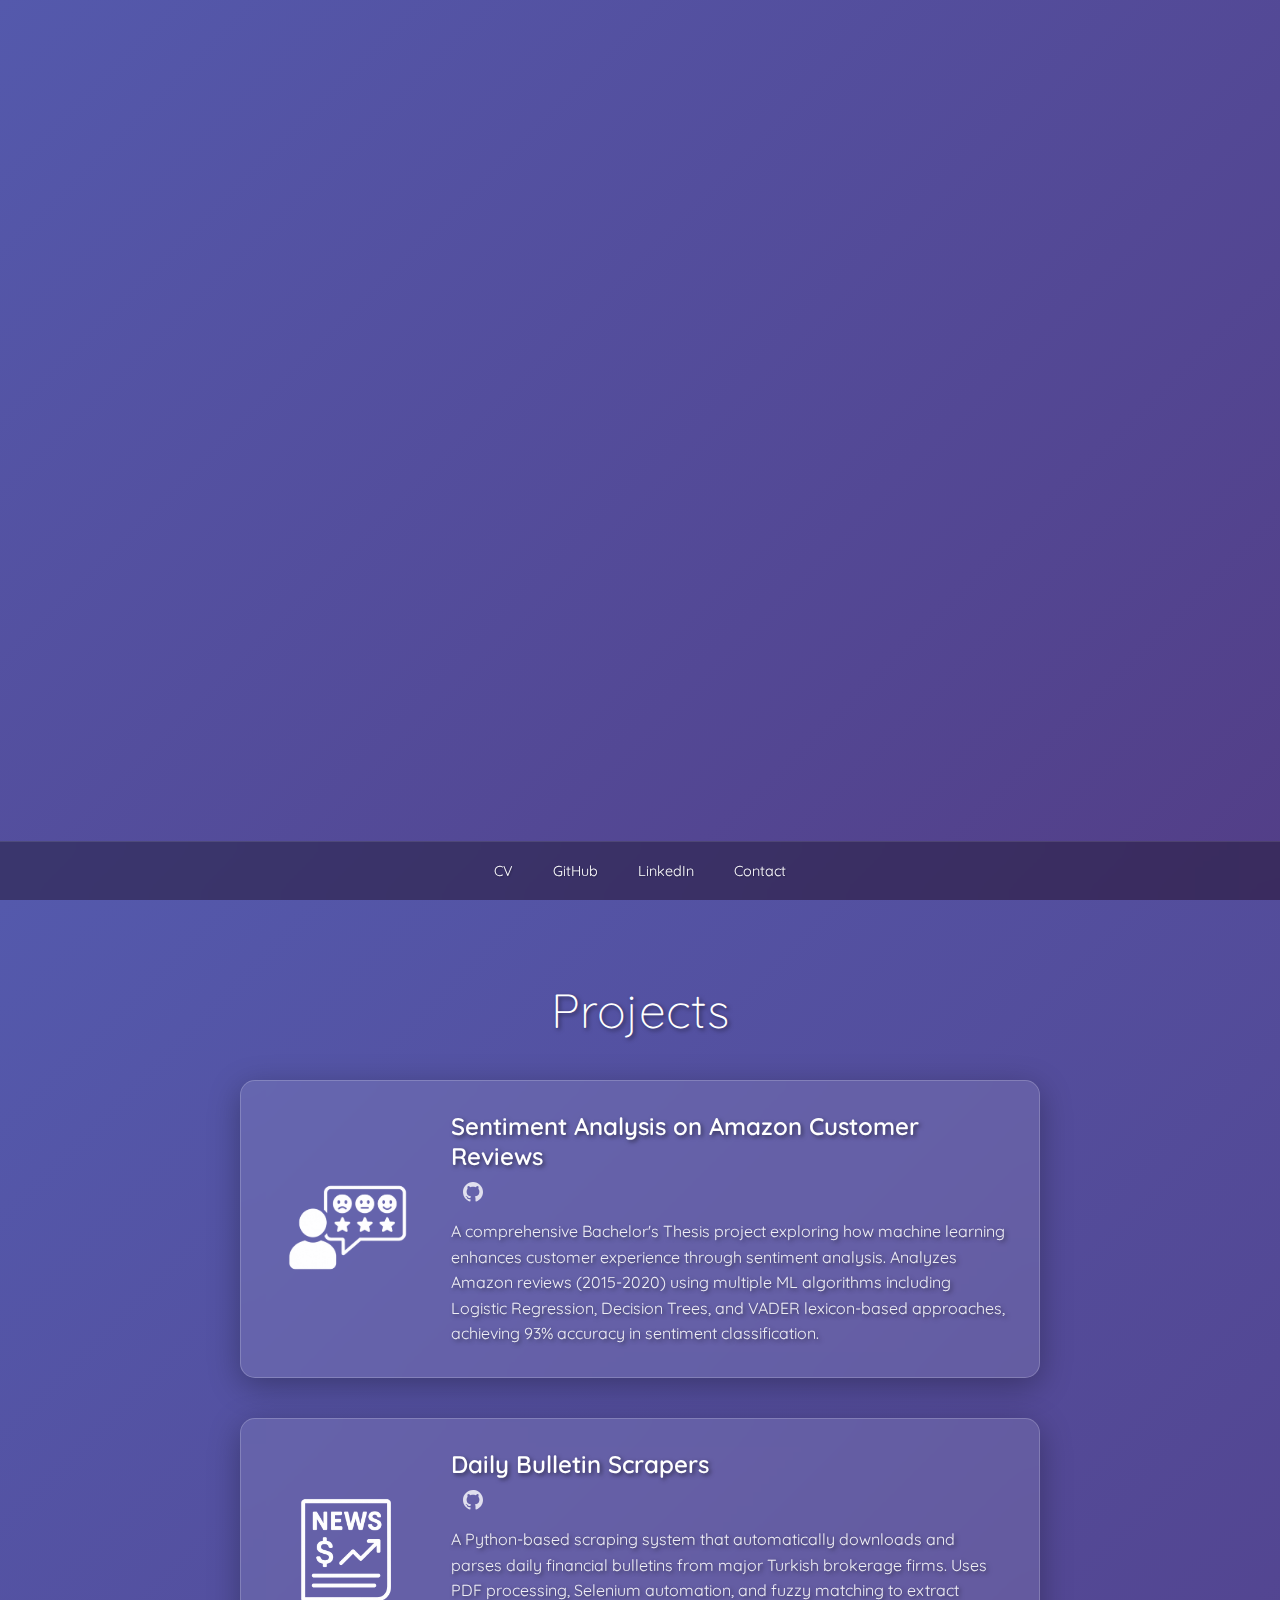
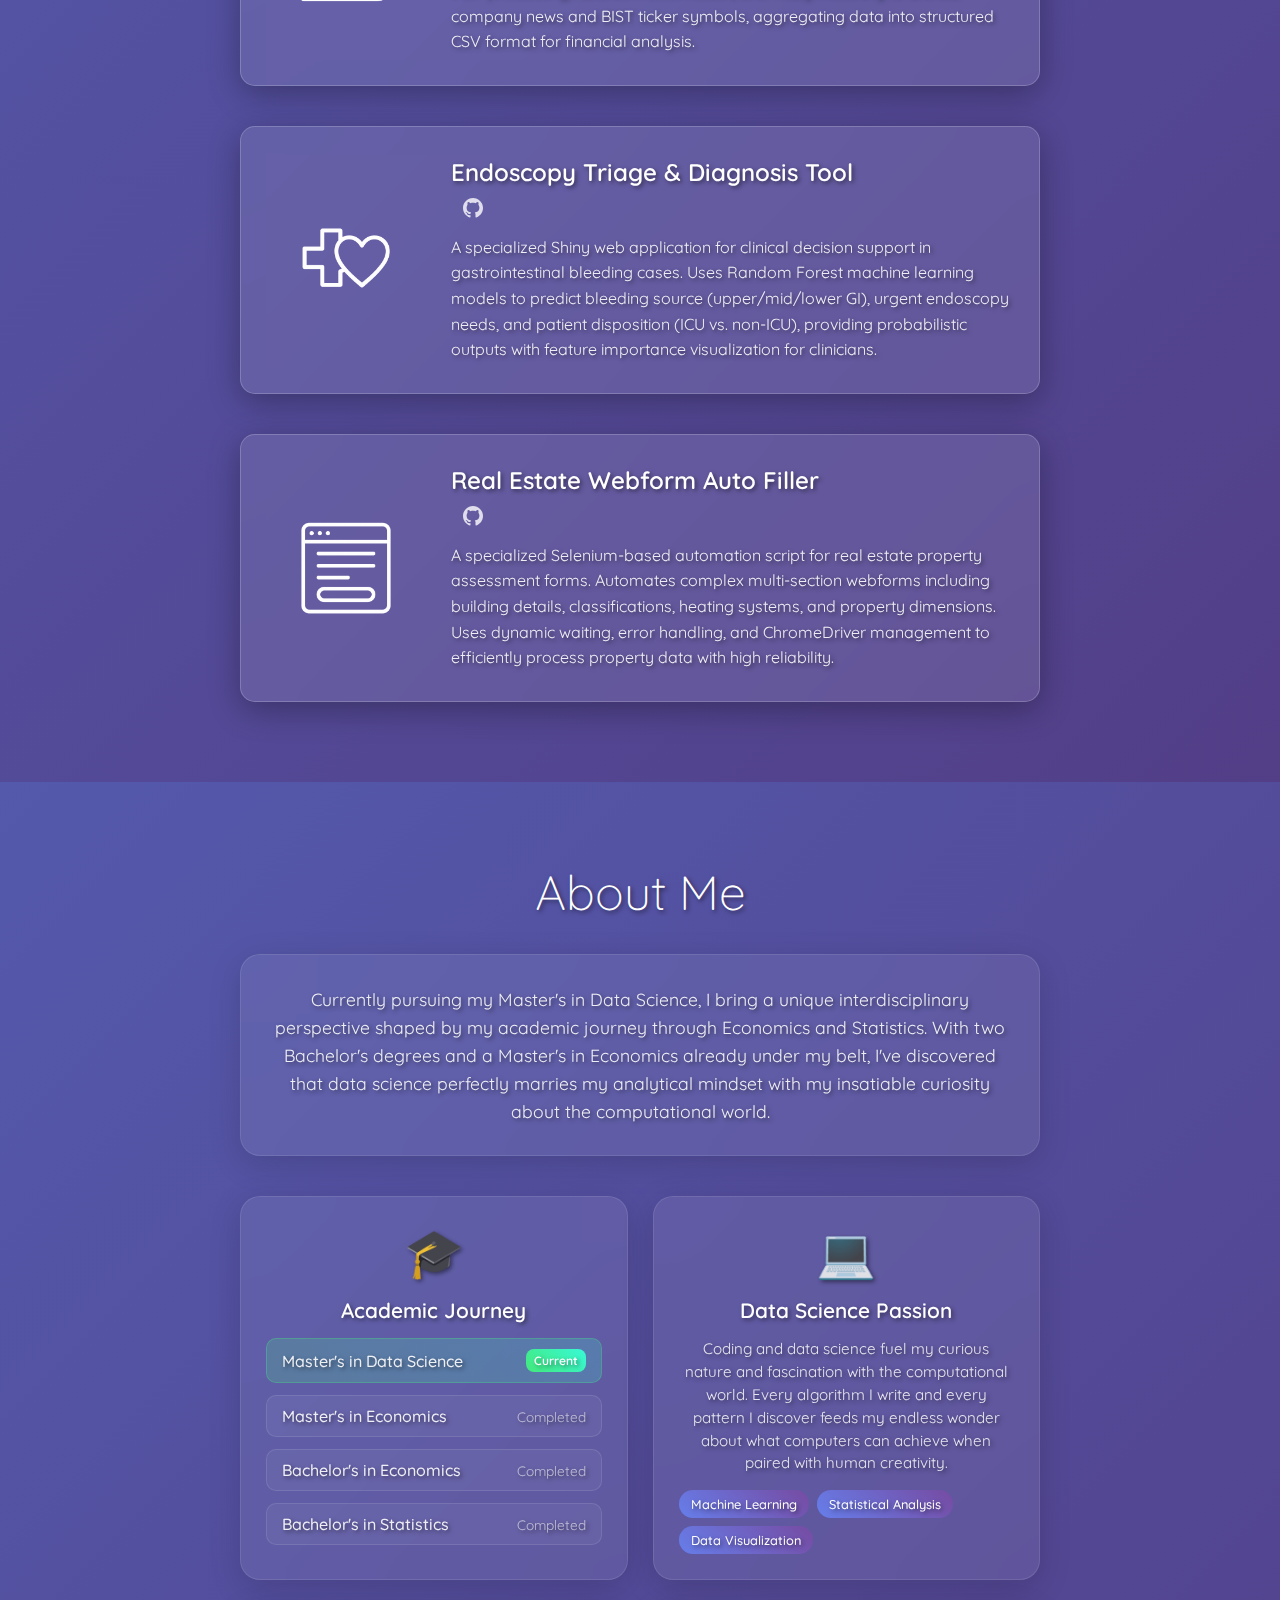
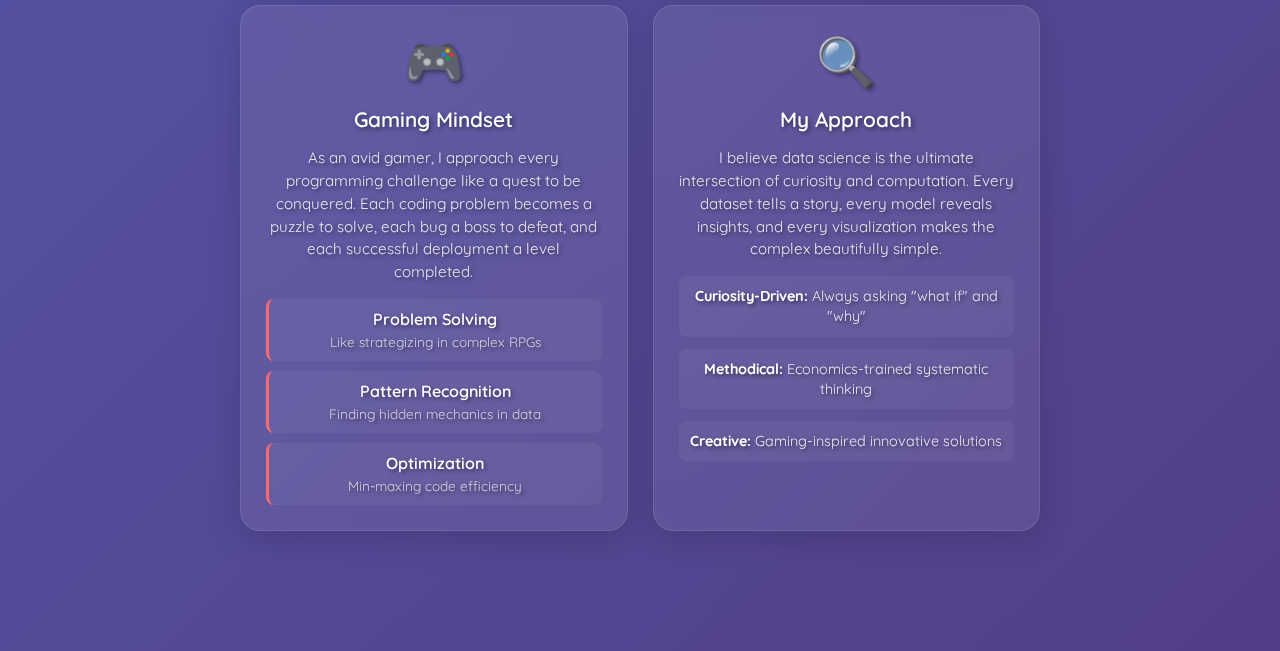
<file: index.html>
<!DOCTYPE html>
<html lang="en">
<head>
    <meta charset="UTF-8">
    <meta name="viewport" content="width=device-width, initial-scale=1.0">
    <title>Merve Ogretmek Personal Website</title>
    <link rel="stylesheet" href="style.css">
    <script src="script.js"></script>
</head>
<body>
    <!-- Intro Section -->
    <section id="intro-section" class="intro-page">
        <div class="content">
            <h1 class="bottom-to-top"> Hello, I am Merve! 👋 </h1>
            <img src="src/image.jpeg" alt="Merve" class="profile-photo">
            <p class="subtitle">and, I am a Data Scientist</p>
            <div class="code-snippet">
                <div class="code-line line1"><span class="keyword">def</span> <span class="function">introduction</span>():</div>
                <div class="code-line empty-line"></div>
                <div class="code-line line2">    <span class="keyword">return</span> <span class="string">"Transforming questions into insights, one dataset at a time."</span></div>
            </div>
            <div class="navigation-cards">
                <div class="nav-card">
                    <h3>Projects</h3>
                    <p>See my work</p>
                </div>
                <div class="nav-card">
                    <h3>About</h3>
                    <p>Learn more about me</p>
                </div>
            </div>
        </div>
    </section>
    
    <!-- Projects Section -->
    <section id="projects-section" class="page-section">
        <div class="section-content">
            <h2>Projects</h2>
            <a href="sentiment-analysis.html" class="project-container-link">
                <div class="project-container">
                    <div class="project-image">
                        <img src="src/sentiment_analysis.png" alt="Sentiment Analysis Project">
                    </div>
                    <div class="project-info">
                        <h3>
                            Sentiment Analysis on Amazon Customer Reviews
                            <a href="https://github.com/merveogretmek/amazon-reviews-sentiment/tree/main" target="_blank" class="github-link" onclick="event.stopPropagation();">
                                <svg class="github-icon" viewBox="0 0 24 24" fill="currentColor">
                                    <path d="M12 0c-6.626 0-12 5.373-12 12 0 5.302 3.438 9.8 8.207 11.387.599.111.793-.261.793-.577v-2.234c-3.338.726-4.033-1.416-4.033-1.416-.546-1.387-1.333-1.756-1.333-1.756-1.089-.745.083-.729.083-.729 1.205.084 1.839 1.237 1.839 1.237 1.07 1.834 2.807 1.304 3.492.997.107-.775.418-1.305.762-1.604-2.665-.305-5.467-1.334-5.467-5.931 0-1.311.469-2.381 1.236-3.221-.124-.303-.535-1.524.117-3.176 0 0 1.008-.322 3.301 1.23.957-.266 1.983-.399 3.003-.404 1.02.005 2.047.138 3.006.404 2.291-1.552 3.297-1.23 3.297-1.23.653 1.653.242 2.874.118 3.176.77.84 1.235 1.911 1.235 3.221 0 4.609-2.807 5.624-5.479 5.921.43.372.823 1.102.823 2.222v3.293c0 .319.192.694.801.576 4.765-1.589 8.199-6.086 8.199-11.386 0-6.627-5.373-12-12-12z"/>
                                </svg>
                            </a>
                        </h3>
                        <p>A comprehensive Bachelor's Thesis project exploring how machine learning enhances customer experience through sentiment analysis. Analyzes Amazon reviews (2015-2020) using multiple ML algorithms including Logistic Regression, Decision Trees, and VADER lexicon-based approaches, achieving 93% accuracy in sentiment classification.</p>
                    </div>
                </div>
            </a>
            
            <a href="financial-news-scraper.html" class="project-container-link">
                <div class="project-container">
                    <div class="project-image">
                        <img src="src/financial_news.png" alt="Financial News Scraper Project">
                    </div>
                    <div class="project-info">
                        <h3>
                            Daily Bulletin Scrapers
                            <a href="https://github.com/merveogretmek/daily-bulletin-scrapers/tree/master" target="_blank" class="github-link" onclick="event.stopPropagation();">
                                <svg class="github-icon" viewBox="0 0 24 24" fill="currentColor">
                                    <path d="M12 0c-6.626 0-12 5.373-12 12 0 5.302 3.438 9.8 8.207 11.387.599.111.793-.261.793-.577v-2.234c-3.338.726-4.033-1.416-4.033-1.416-.546-1.387-1.333-1.756-1.333-1.756-1.089-.745.083-.729.083-.729 1.205.084 1.839 1.237 1.839 1.237 1.07 1.834 2.807 1.304 3.492.997.107-.775.418-1.305.762-1.604-2.665-.305-5.467-1.334-5.467-5.931 0-1.311.469-2.381 1.236-3.221-.124-.303-.535-1.524.117-3.176 0 0 1.008-.322 3.301 1.23.957-.266 1.983-.399 3.003-.404 1.02.005 2.047.138 3.006.404 2.291-1.552 3.297-1.23 3.297-1.30.653 1.653.242 2.874.118 3.176.77.84 1.235 1.911 1.235 3.221 0 4.609-2.807 5.624-5.479 5.921.43.372.823 1.102.823 2.222v3.293c0 .319.192.694.801.576 4.765-1.589 8.199-6.086 8.199-11.386 0-6.627-5.373-12-12-12z"/>
                                </svg>
                            </a>
                        </h3>
                        <p>A Python-based scraping system that automatically downloads and parses daily financial bulletins from major Turkish brokerage firms. Uses PDF processing, Selenium automation, and fuzzy matching to extract company news and BIST ticker symbols, aggregating data into structured CSV format for financial analysis.</p>
                    </div>
                </div>
            </a>
            
            <a href="triage-tool-app.html" class="project-container-link">
                <div class="project-container">
                    <div class="project-image">
                        <img src="src/triage_tool.png" alt="Triage Tool App Project">
                    </div>
                    <div class="project-info">
                        <h3>
                            Endoscopy Triage & Diagnosis Tool
                            <a href="https://github.com/merveogretmek/triage-tool-app" target="_blank" class="github-link" onclick="event.stopPropagation();">
                                <svg class="github-icon" viewBox="0 0 24 24" fill="currentColor">
                                    <path d="M12 0c-6.626 0-12 5.373-12 12 0 5.302 3.438 9.8 8.207 11.387.599.111.793-.261.793-.577v-2.234c-3.338.726-4.033-1.416-4.033-1.416-.546-1.387-1.333-1.756-1.333-1.756-1.089-.745.083-.729.083-.729 1.205.084 1.839 1.237 1.839 1.237 1.07 1.834 2.807 1.304 3.492.997.107-.775.418-1.305.762-1.604-2.665-.305-5.467-1.334-5.467-5.931 0-1.311.469-2.381 1.236-3.221-.124-.303-.535-1.524.117-3.176 0 0 1.008-.322 3.301 1.23.957-.266 1.983-.399 3.003-.404 1.02.005 2.047.138 3.006.404 2.291-1.552 3.297-1.23 3.297-1.23.653 1.653.242 2.874.118 3.176.77.84 1.235 1.911 1.235 3.221 0 4.609-2.807 5.624-5.479 5.921.43.372.823 1.102.823 2.222v3.293c0 .319.192.694.801.576 4.765-1.589 8.199-6.086 8.199-11.386 0-6.627-5.373-12-12-12z"/>
                                </svg>
                            </a>
                        </h3>
                        <p>A specialized Shiny web application for clinical decision support in gastrointestinal bleeding cases. Uses Random Forest machine learning models to predict bleeding source (upper/mid/lower GI), urgent endoscopy needs, and patient disposition (ICU vs. non-ICU), providing probabilistic outputs with feature importance visualization for clinicians.</p>
                    </div>
                </div>
            </a>
            
            <a href="webform-filling-automation.html" class="project-container-link">
                <div class="project-container">
                    <div class="project-image">
                        <img src="src/webform.png" alt="Webform Filling Automation Project">
                    </div>
                    <div class="project-info">
                        <h3>
                            Real Estate Webform Auto Filler
                            <a href="https://github.com/merveogretmek/real-estate-webform-auto-filler/tree/main" target="_blank" class="github-link" onclick="event.stopPropagation();">
                                <svg class="github-icon" viewBox="0 0 24 24" fill="currentColor">
                                    <path d="M12 0c-6.626 0-12 5.373-12 12 0 5.302 3.438 9.8 8.207 11.387.599.111.793-.261.793-.577v-2.234c-3.338.726-4.033-1.416-4.033-1.416-.546-1.387-1.333-1.756-1.333-1.756-1.089-.745.083-.729.083-.729 1.205.084 1.839 1.237 1.839 1.237 1.07 1.834 2.807 1.304 3.492.997.107-.775.418-1.305.762-1.604-2.665-.305-5.467-1.334-5.467-5.931 0-1.311.469-2.381 1.236-3.221-.124-.303-.535-1.524.117-3.176 0 0 1.008-.322 3.301 1.23.957-.266 1.983-.399 3.003-.404 1.02.005 2.047.138 3.006.404 2.291-1.552 3.297-1.23 3.297-1.23.653 1.653.242 2.874.118 3.176.77.84 1.235 1.911 1.235 3.221 0 4.609-2.807 5.624-5.479 5.921.43.372.823 1.102.823 2.222v3.293c0 .319.192.694.801.576 4.765-1.589 8.199-6.086 8.199-11.386 0-6.627-5.373-12-12-12z"/>
                                </svg>
                            </a>
                        </h3>
                        <p>A specialized Selenium-based automation script for real estate property assessment forms. Automates complex multi-section webforms including building details, classifications, heating systems, and property dimensions. Uses dynamic waiting, error handling, and ChromeDriver management to efficiently process property data with high reliability.</p>
                    </div>
                </div>
            </a>
        </div>
    </section>
    
    <!-- About Section -->
    <section id="about-section" class="page-section">
        <div class="section-content">
            <h2>About Me</h2>
            
            <div class="about-intro">
                <p>Currently pursuing my Master's in Data Science, I bring a unique interdisciplinary perspective shaped by my academic journey through Economics and Statistics. With two Bachelor's degrees and a Master's in Economics already under my belt, I've discovered that data science perfectly marries my analytical mindset with my insatiable curiosity about the computational world.</p>
            </div>

            <div class="about-cards-container">
                <div class="about-cards-grid">
                    <div class="about-card education">
                        <div class="card-icon">🎓</div>
                        <h3>Academic Journey</h3>
                        <div class="degrees-list">
                            <div class="degree current">
                                <span class="degree-title">Master's in Data Science</span>
                                <span class="degree-status">Current</span>
                            </div>
                            <div class="degree">
                                <span class="degree-title">Master's in Economics</span>
                                <span class="degree-year">Completed</span>
                            </div>
                            <div class="degree">
                                <span class="degree-title">Bachelor's in Economics</span>
                                <span class="degree-year">Completed</span>
                            </div>
                            <div class="degree">
                                <span class="degree-title">Bachelor's in Statistics</span>
                                <span class="degree-year">Completed</span>
                            </div>
                        </div>
                    </div>

                    <div class="about-card passion">
                        <div class="card-icon">💻</div>
                        <h3>Data Science Passion</h3>
                        <p>Coding and data science fuel my curious nature and fascination with the computational world. Every algorithm I write and every pattern I discover feeds my endless wonder about what computers can achieve when paired with human creativity.</p>
                        <div class="passion-highlights">
                            <span class="highlight">Machine Learning</span>
                            <span class="highlight">Statistical Analysis</span>
                            <span class="highlight">Data Visualization</span>
                        </div>
                    </div>

                    <div class="about-card gaming">
                        <div class="card-icon">🎮</div>
                        <h3>Gaming Mindset</h3>
                        <p>As an avid gamer, I approach every programming challenge like a quest to be conquered. Each coding problem becomes a puzzle to solve, each bug a boss to defeat, and each successful deployment a level completed.</p>
                        <div class="gaming-elements">
                            <div class="game-element">
                                <span class="element-name">Problem Solving</span>
                                <span class="element-desc">Like strategizing in complex RPGs</span>
                            </div>
                            <div class="game-element">
                                <span class="element-name">Pattern Recognition</span>
                                <span class="element-desc">Finding hidden mechanics in data</span>
                            </div>
                            <div class="game-element">
                                <span class="element-name">Optimization</span>
                                <span class="element-desc">Min-maxing code efficiency</span>
                            </div>
                        </div>
                    </div>

                    <div class="about-card philosophy">
                        <div class="card-icon">🔍</div>
                        <h3>My Approach</h3>
                        <p>I believe data science is the ultimate intersection of curiosity and computation. Every dataset tells a story, every model reveals insights, and every visualization makes the complex beautifully simple.</p>
                        <div class="approach-points">
                            <div class="approach-point">
                                <strong>Curiosity-Driven:</strong> Always asking "what if" and "why"
                            </div>
                            <div class="approach-point">
                                <strong>Methodical:</strong> Economics-trained systematic thinking
                            </div>
                            <div class="approach-point">
                                <strong>Creative:</strong> Gaming-inspired innovative solutions
                            </div>
                        </div>
                    </div>
                </div>
            </div>
        </div>
    </section>
    
    <div class="bottom-bar">
        <a href="https://drive.google.com/file/d/1U2ID_n6oYwzcxhsBFmIJMBXO21GmLR9S/view?usp=sharing" target="_blank" class="bottom-link">
            <span>CV</span>
        </a>
        <a href="https://github.com/merveogretmek" target="_blank" class="bottom-link">
            <span>GitHub</span>
        </a>
        <a href="https://www.linkedin.com/in/merve-ogretmek/" target="_blank" class="bottom-link">
            <span>LinkedIn</span>
        </a>
        <a href="mailto:merve.ogretmek@gmail.com" class="bottom-link">
            <span>Contact</span>
        </a>
    </div>
</body>
</html>
</file>
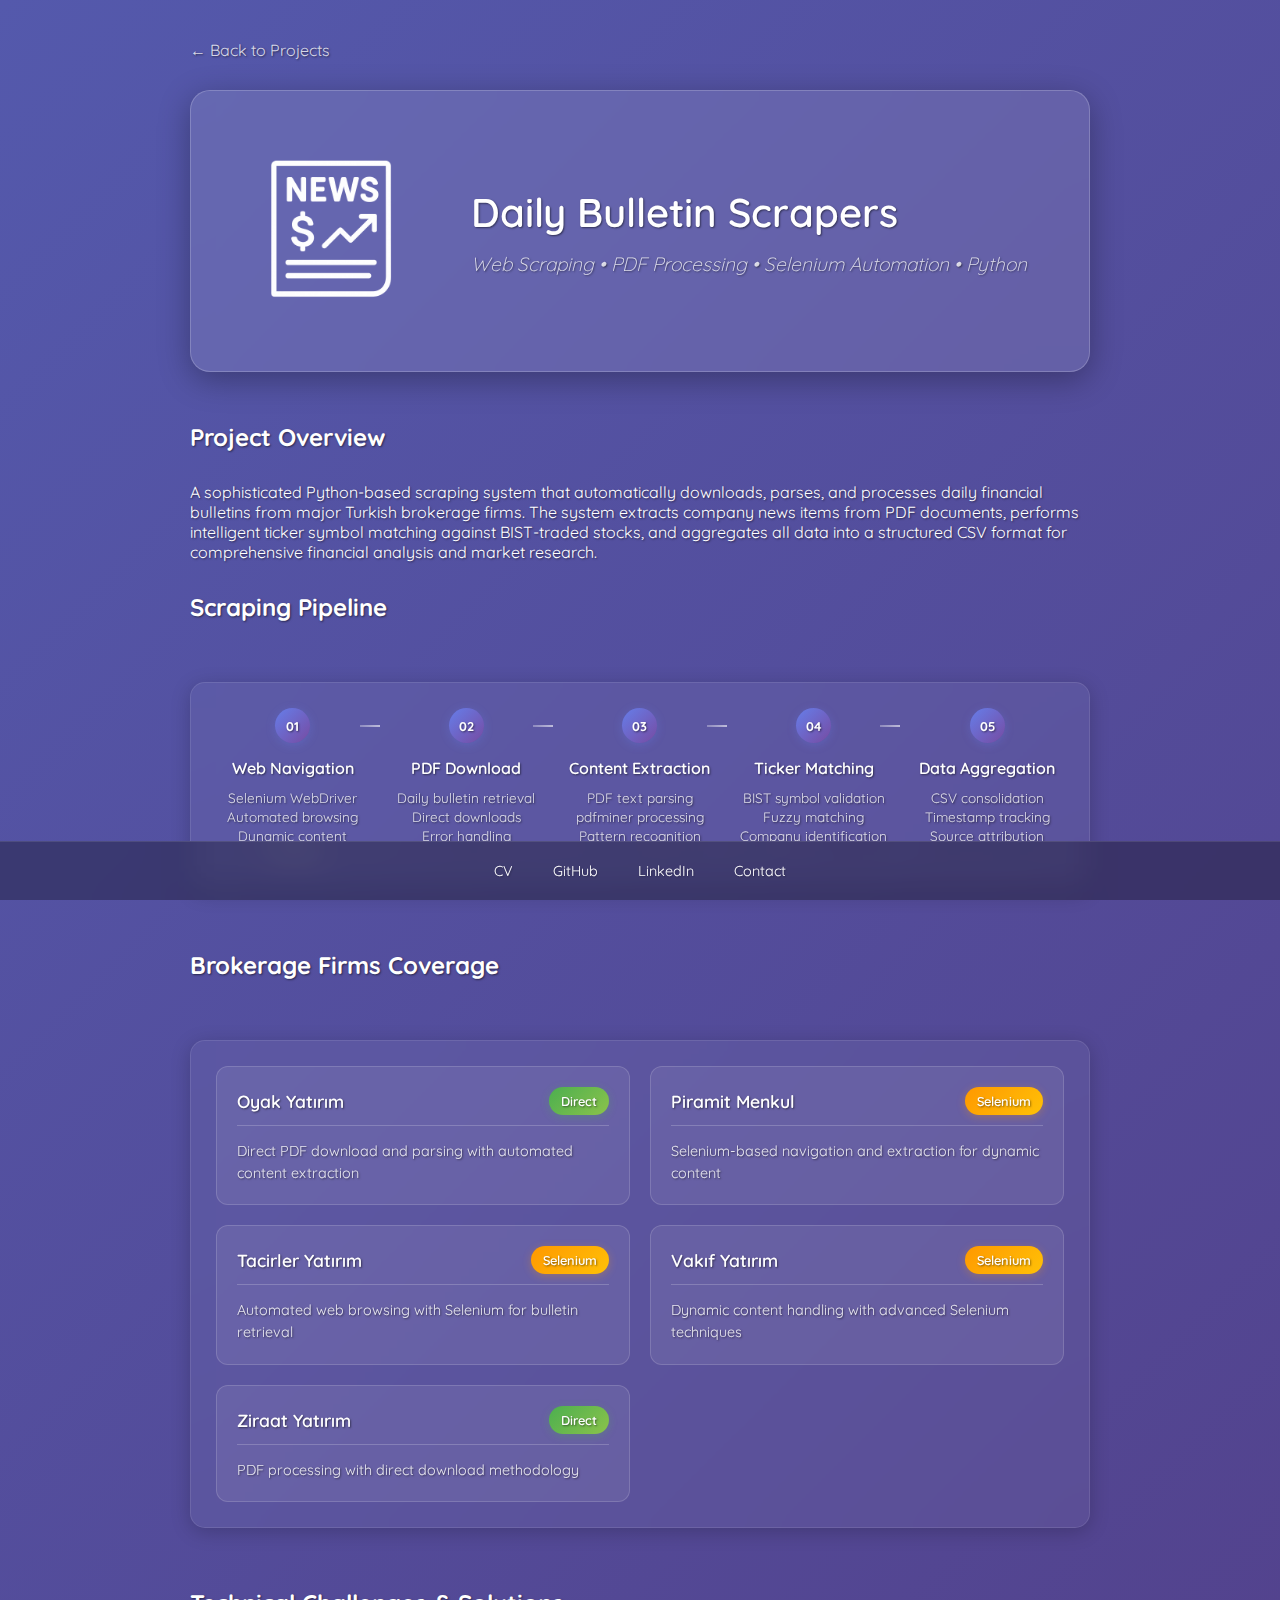
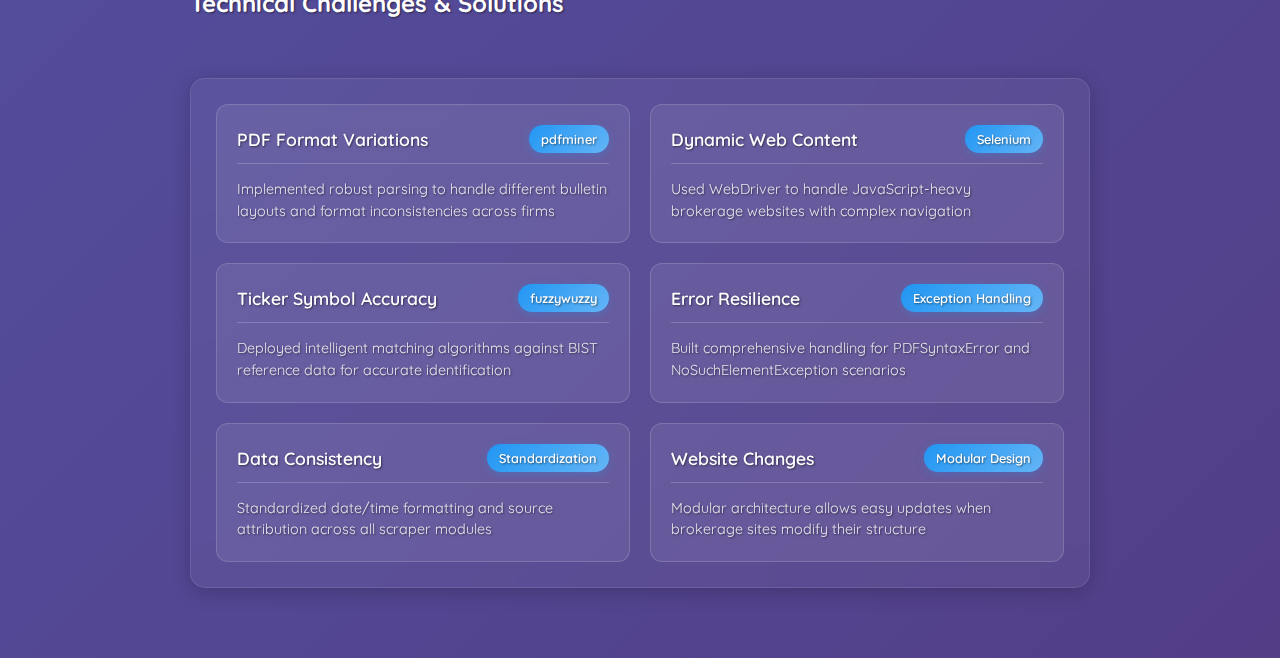
<file: financial-news-scraper.html>
<!DOCTYPE html>
<html lang="en">
<head>
    <meta charset="UTF-8">
    <meta name="viewport" content="width=device-width, initial-scale=1.0">
    <title>Financial News Scraper - Merve Öğretmek</title>
    <link rel="stylesheet" href="style.css">
</head>
<body>
    <!-- Project Detail Page -->
    <section class="project-detail-page">
        <div class="project-detail-content">
            <div class="back-navigation">
                <a href="index.html#projects-section" class="back-link">← Back to Projects</a>
            </div>
            
            <div class="project-header">
                <div class="project-image-large">
                    <img src="src/financial_news.png" alt="Financial News Scraper Project">
                </div>
                <div class="project-title-section">
                    <h1>Daily Bulletin Scrapers</h1>
                    <p class="project-subtitle">Web Scraping • PDF Processing • Selenium Automation • Python</p>
                </div>
            </div>
            
            <div class="project-details">
                <h2>Project Overview</h2>
                <p>A sophisticated Python-based scraping system that automatically downloads, parses, and processes daily financial bulletins from major Turkish brokerage firms. The system extracts company news items from PDF documents, performs intelligent ticker symbol matching against BIST-traded stocks, and aggregates all data into a structured CSV format for comprehensive financial analysis and market research.</p>
                
                <h2>Scraping Pipeline</h2>
                <div class="pipeline-container">
                    <div class="pipeline-flow">
                        <div class="pipeline-stage">
                            <div class="stage-number">01</div>
                            <h4>Web Navigation</h4>
                            <p>Selenium WebDriver<br>Automated browsing<br>Dynamic content handling</p>
                            <div class="pipeline-connector"></div>
                        </div>

                        <div class="pipeline-stage">
                            <div class="stage-number">02</div>
                            <h4>PDF Download</h4>
                            <p>Daily bulletin retrieval<br>Direct downloads<br>Error handling</p>
                            <div class="pipeline-connector"></div>
                        </div>

                        <div class="pipeline-stage">
                            <div class="stage-number">03</div>
                            <h4>Content Extraction</h4>
                            <p>PDF text parsing<br>pdfminer processing<br>Pattern recognition</p>
                            <div class="pipeline-connector"></div>
                        </div>

                        <div class="pipeline-stage">
                            <div class="stage-number">04</div>
                            <h4>Ticker Matching</h4>
                            <p>BIST symbol validation<br>Fuzzy matching<br>Company identification</p>
                            <div class="pipeline-connector"></div>
                        </div>

                        <div class="pipeline-stage">
                            <div class="stage-number">05</div>
                            <h4>Data Aggregation</h4>
                            <p>CSV consolidation<br>Timestamp tracking<br>Source attribution</p>
                        </div>
                    </div>
                </div>

                <h2>Brokerage Firms Coverage</h2>
                <div class="brokerage-container">
                    <div class="brokerage-grid">
                        <div class="brokerage-card direct">
                            <div class="card-header">
                                <h4>Oyak Yatırım</h4>
                                <div class="method-badge">Direct</div>
                            </div>
                            <p>Direct PDF download and parsing with automated content extraction</p>
                        </div>

                        <div class="brokerage-card selenium">
                            <div class="card-header">
                                <h4>Piramit Menkul</h4>
                                <div class="method-badge">Selenium</div>
                            </div>
                            <p>Selenium-based navigation and extraction for dynamic content</p>
                        </div>

                        <div class="brokerage-card selenium">
                            <div class="card-header">
                                <h4>Tacirler Yatırım</h4>
                                <div class="method-badge">Selenium</div>
                            </div>
                            <p>Automated web browsing with Selenium for bulletin retrieval</p>
                        </div>

                        <div class="brokerage-card selenium">
                            <div class="card-header">
                                <h4>Vakıf Yatırım</h4>
                                <div class="method-badge">Selenium</div>
                            </div>
                            <p>Dynamic content handling with advanced Selenium techniques</p>
                        </div>

                        <div class="brokerage-card direct">
                            <div class="card-header">
                                <h4>Ziraat Yatırım</h4>
                                <div class="method-badge">Direct</div>
                            </div>
                            <p>PDF processing with direct download methodology</p>
                        </div>
                    </div>
                </div>
                
                <h2>Technical Challenges & Solutions</h2>
                <div class="challenges-container">
                    <div class="challenges-grid">
                        <div class="challenge-card">
                            <div class="challenge-header">
                                <h4>PDF Format Variations</h4>
                                <div class="solution-badge">pdfminer</div>
                            </div>
                            <p>Implemented robust parsing to handle different bulletin layouts and format inconsistencies across firms</p>
                        </div>

                        <div class="challenge-card">
                            <div class="challenge-header">
                                <h4>Dynamic Web Content</h4>
                                <div class="solution-badge">Selenium</div>
                            </div>
                            <p>Used WebDriver to handle JavaScript-heavy brokerage websites with complex navigation</p>
                        </div>

                        <div class="challenge-card">
                            <div class="challenge-header">
                                <h4>Ticker Symbol Accuracy</h4>
                                <div class="solution-badge">fuzzywuzzy</div>
                            </div>
                            <p>Deployed intelligent matching algorithms against BIST reference data for accurate identification</p>
                        </div>

                        <div class="challenge-card">
                            <div class="challenge-header">
                                <h4>Error Resilience</h4>
                                <div class="solution-badge">Exception Handling</div>
                            </div>
                            <p>Built comprehensive handling for PDFSyntaxError and NoSuchElementException scenarios</p>
                        </div>

                        <div class="challenge-card">
                            <div class="challenge-header">
                                <h4>Data Consistency</h4>
                                <div class="solution-badge">Standardization</div>
                            </div>
                            <p>Standardized date/time formatting and source attribution across all scraper modules</p>
                        </div>

                        <div class="challenge-card">
                            <div class="challenge-header">
                                <h4>Website Changes</h4>
                                <div class="solution-badge">Modular Design</div>
                            </div>
                            <p>Modular architecture allows easy updates when brokerage sites modify their structure</p>
                        </div>
                    </div>
                </div>
            </div>
        </div>
    </section>
    
    <div class="bottom-bar">
        <a href="https://drive.google.com/file/d/1U2ID_n6oYwzcxhsBFmIJMBXO21GmLR9S/view?usp=sharing" target="_blank" class="bottom-link">
            <span>CV</span>
        </a>
        <a href="https://github.com/merveogretmek" target="_blank" class="bottom-link">
            <span>GitHub</span>
        </a>
        <a href="https://www.linkedin.com/in/merve-ogretmek/" target="_blank" class="bottom-link">
            <span>LinkedIn</span>
        </a>
        <a href="mailto:merve.ogretmek@gmail.com" class="bottom-link">
            <span>Contact</span>
        </a>
    </div>
</body>
</html>
</file>
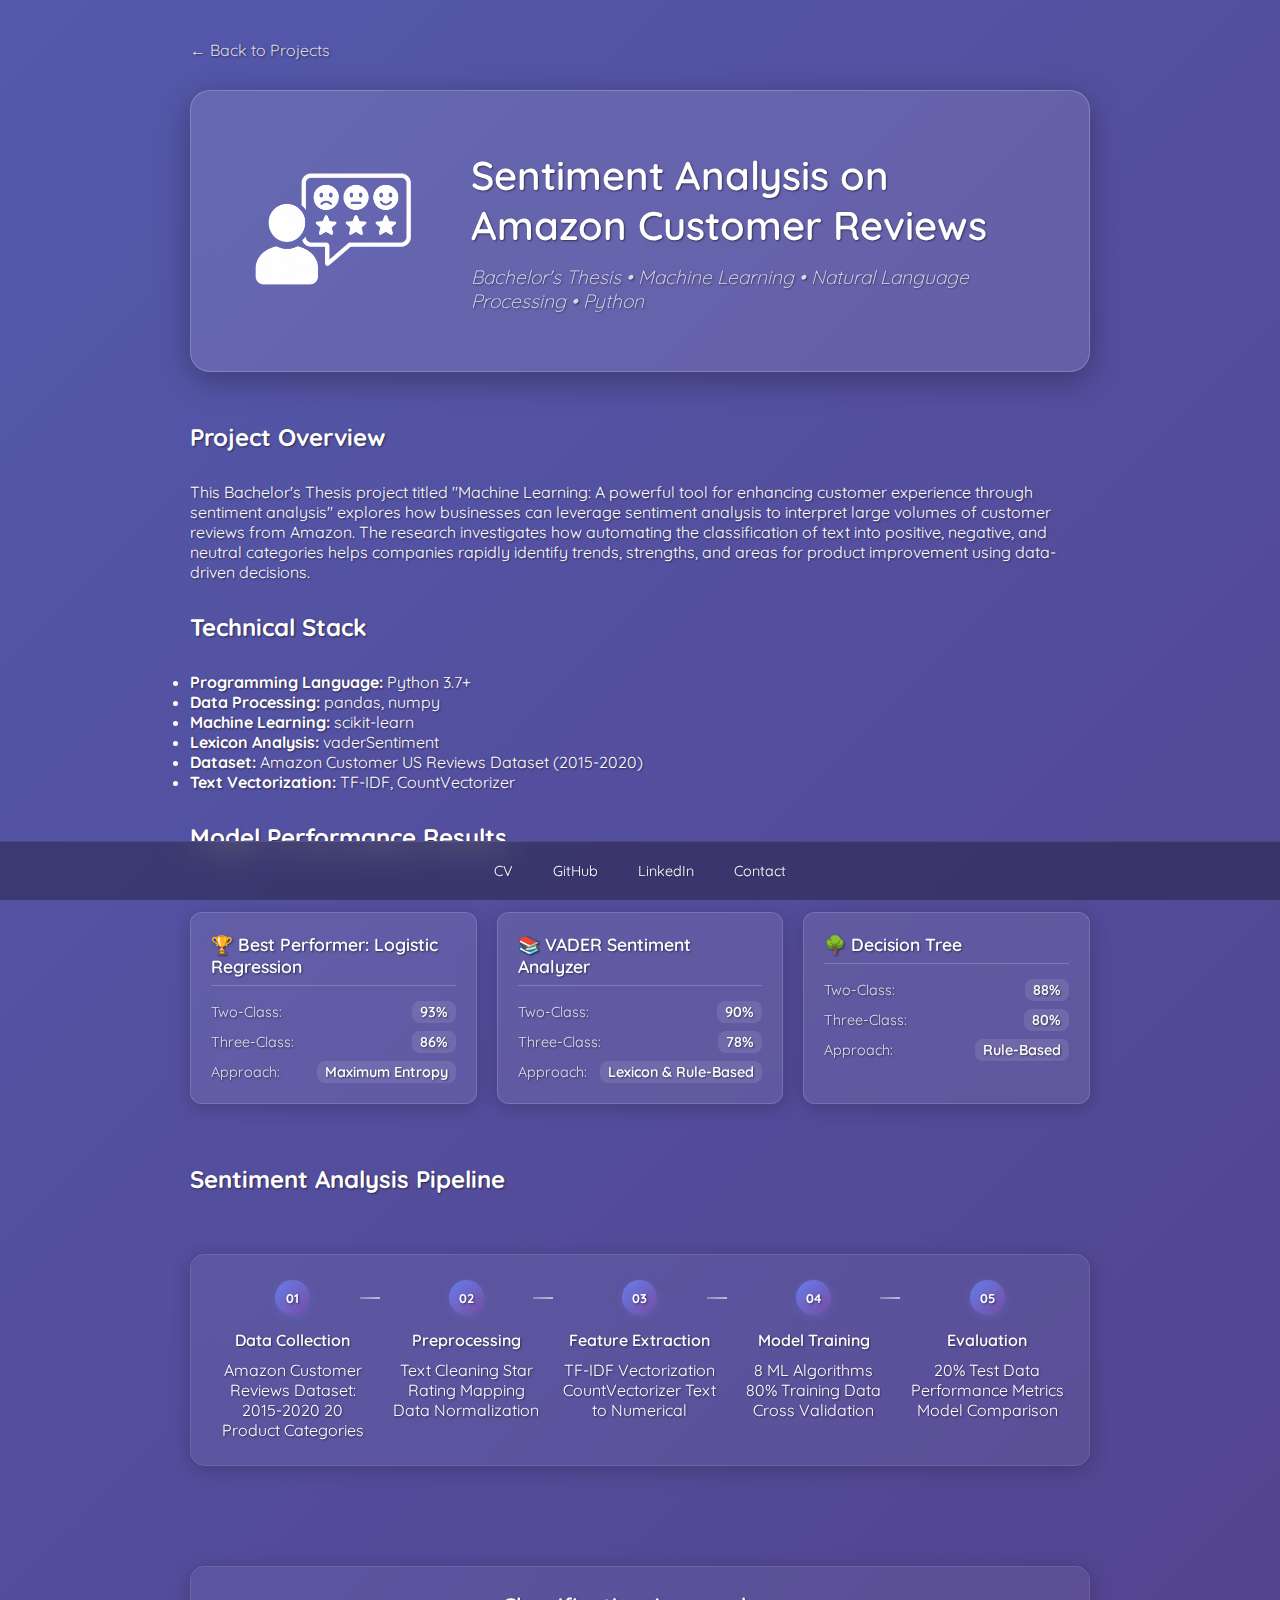
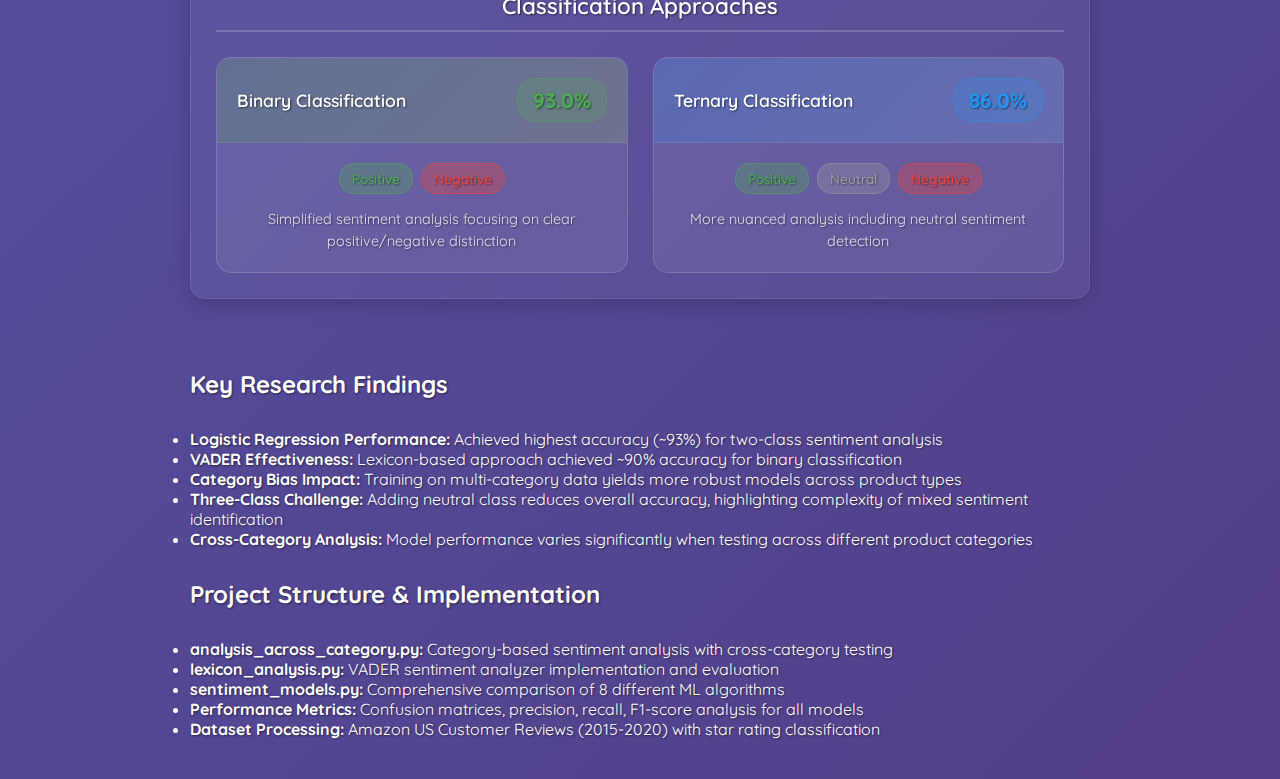
<file: sentiment-analysis.html>
<!DOCTYPE html>
<html lang="en">
<head>
    <meta charset="UTF-8">
    <meta name="viewport" content="width=device-width, initial-scale=1.0">
    <title>Sentiment Analysis with Amazon Reviews - Merve Öğretmek</title>
    <link rel="stylesheet" href="style.css">
</head>
<body>
    <!-- Project Detail Page -->
    <section class="project-detail-page">
        <div class="project-detail-content">
            <div class="back-navigation">
                <a href="index.html#projects-section" class="back-link">← Back to Projects</a>
            </div>
            
            <div class="project-header">
                <div class="project-image-large">
                    <img src="src/sentiment_analysis.png" alt="Sentiment Analysis Project">
                </div>
                <div class="project-title-section">
                    <h1>Sentiment Analysis on Amazon Customer Reviews</h1>
                    <p class="project-subtitle">Bachelor's Thesis • Machine Learning • Natural Language Processing • Python</p>
                </div>
            </div>
            
            <div class="project-details">
                <h2>Project Overview</h2>
                <p>This Bachelor's Thesis project titled "Machine Learning: A powerful tool for enhancing customer experience through sentiment analysis" explores how businesses can leverage sentiment analysis to interpret large volumes of customer reviews from Amazon. The research investigates how automating the classification of text into positive, negative, and neutral categories helps companies rapidly identify trends, strengths, and areas for product improvement using data-driven decisions.</p>
                
                <h2>Technical Stack</h2>
                <ul>
                    <li><strong>Programming Language:</strong> Python 3.7+</li>
                    <li><strong>Data Processing:</strong> pandas, numpy</li>
                    <li><strong>Machine Learning:</strong> scikit-learn</li>
                    <li><strong>Lexicon Analysis:</strong> vaderSentiment</li>
                    <li><strong>Dataset:</strong> Amazon Customer US Reviews Dataset (2015-2020)</li>
                    <li><strong>Text Vectorization:</strong> TF-IDF, CountVectorizer</li>
                </ul>
                
                <h2>Model Performance Results</h2>
                <div class="model-cards">
                    <div class="model-card">
                        <h4>🏆 Best Performer: Logistic Regression</h4>
                        <div class="model-stats">
                            <div class="stat"><span class="stat-label">Two-Class:</span> <span class="stat-value">93%</span></div>
                            <div class="stat"><span class="stat-label">Three-Class:</span> <span class="stat-value">86%</span></div>
                            <div class="stat"><span class="stat-label">Approach:</span> <span class="stat-value">Maximum Entropy</span></div>
                        </div>
                    </div>
                    
                    <div class="model-card">
                        <h4>📚 VADER Sentiment Analyzer</h4>
                        <div class="model-stats">
                            <div class="stat"><span class="stat-label">Two-Class:</span> <span class="stat-value">90%</span></div>
                            <div class="stat"><span class="stat-label">Three-Class:</span> <span class="stat-value">78%</span></div>
                            <div class="stat"><span class="stat-label">Approach:</span> <span class="stat-value">Lexicon & Rule-Based</span></div>
                        </div>
                    </div>
                    
                    <div class="model-card">
                        <h4>🌳 Decision Tree</h4>
                        <div class="model-stats">
                            <div class="stat"><span class="stat-label">Two-Class:</span> <span class="stat-value">88%</span></div>
                            <div class="stat"><span class="stat-label">Three-Class:</span> <span class="stat-value">80%</span></div>
                            <div class="stat"><span class="stat-label">Approach:</span> <span class="stat-value">Rule-Based</span></div>
                        </div>
                    </div>
                </div>
                
                <h2>Sentiment Analysis Pipeline</h2>
                <div class="pipeline-container">
                    <div class="pipeline-flow">
                        <div class="pipeline-stage">
                            <div class="stage-number">01</div>
                            <div class="stage-box">
                                <h4>Data Collection</h4>
                                <div class="stage-details">
                                    <span class="detail-item">Amazon Customer Reviews</span>
                                    <span class="detail-item">Dataset: 2015-2020</span>
                                    <span class="detail-item">20 Product Categories</span>
                                </div>
                            </div>
                            <div class="pipeline-connector"></div>
                        </div>

                        <div class="pipeline-stage">
                            <div class="stage-number">02</div>
                            <div class="stage-box">
                                <h4>Preprocessing</h4>
                                <div class="stage-details">
                                    <span class="detail-item">Text Cleaning</span>
                                    <span class="detail-item">Star Rating Mapping</span>
                                    <span class="detail-item">Data Normalization</span>
                                </div>
                            </div>
                            <div class="pipeline-connector"></div>
                        </div>

                        <div class="pipeline-stage">
                            <div class="stage-number">03</div>
                            <div class="stage-box">
                                <h4>Feature Extraction</h4>
                                <div class="stage-details">
                                    <span class="detail-item">TF-IDF Vectorization</span>
                                    <span class="detail-item">CountVectorizer</span>
                                    <span class="detail-item">Text to Numerical</span>
                                </div>
                            </div>
                            <div class="pipeline-connector"></div>
                        </div>

                        <div class="pipeline-stage">
                            <div class="stage-number">04</div>
                            <div class="stage-box">
                                <h4>Model Training</h4>
                                <div class="stage-details">
                                    <span class="detail-item">8 ML Algorithms</span>
                                    <span class="detail-item">80% Training Data</span>
                                    <span class="detail-item">Cross Validation</span>
                                </div>
                            </div>
                            <div class="pipeline-connector"></div>
                        </div>

                        <div class="pipeline-stage">
                            <div class="stage-number">05</div>
                            <div class="stage-box">
                                <h4>Evaluation</h4>
                                <div class="stage-details">
                                    <span class="detail-item">20% Test Data</span>
                                    <span class="detail-item">Performance Metrics</span>
                                    <span class="detail-item">Model Comparison</span>
                                </div>
                            </div>
                        </div>
                    </div>
                </div>

                <div class="analysis-comparison">
                    <h3>Classification Approaches</h3>
                    <div class="comparison-grid">
                        <div class="approach-card binary">
                            <div class="approach-header">
                                <div class="approach-label">Binary Classification</div>
                                <div class="approach-accuracy">93.0%</div>
                            </div>
                            <div class="approach-content">
                                <div class="classification-types">
                                    <div class="class-item positive">Positive</div>
                                    <div class="class-item negative">Negative</div>
                                </div>
                                <div class="approach-description">
                                    Simplified sentiment analysis focusing on clear positive/negative distinction
                                </div>
                            </div>
                        </div>

                        <div class="approach-card ternary">
                            <div class="approach-header">
                                <div class="approach-label">Ternary Classification</div>
                                <div class="approach-accuracy">86.0%</div>
                            </div>
                            <div class="approach-content">
                                <div class="classification-types">
                                    <div class="class-item positive">Positive</div>
                                    <div class="class-item neutral">Neutral</div>
                                    <div class="class-item negative">Negative</div>
                                </div>
                                <div class="approach-description">
                                    More nuanced analysis including neutral sentiment detection
                                </div>
                            </div>
                        </div>
                    </div>
                </div>
                
                <h2>Key Research Findings</h2>
                <ul>
                    <li><strong>Logistic Regression Performance:</strong> Achieved highest accuracy (~93%) for two-class sentiment analysis</li>
                    <li><strong>VADER Effectiveness:</strong> Lexicon-based approach achieved ~90% accuracy for binary classification</li>
                    <li><strong>Category Bias Impact:</strong> Training on multi-category data yields more robust models across product types</li>
                    <li><strong>Three-Class Challenge:</strong> Adding neutral class reduces overall accuracy, highlighting complexity of mixed sentiment identification</li>
                    <li><strong>Cross-Category Analysis:</strong> Model performance varies significantly when testing across different product categories</li>
                </ul>
                
                <h2>Project Structure & Implementation</h2>
                <ul>
                    <li><strong>analysis_across_category.py:</strong> Category-based sentiment analysis with cross-category testing</li>
                    <li><strong>lexicon_analysis.py:</strong> VADER sentiment analyzer implementation and evaluation</li>
                    <li><strong>sentiment_models.py:</strong> Comprehensive comparison of 8 different ML algorithms</li>
                    <li><strong>Performance Metrics:</strong> Confusion matrices, precision, recall, F1-score analysis for all models</li>
                    <li><strong>Dataset Processing:</strong> Amazon US Customer Reviews (2015-2020) with star rating classification</li>
                </ul>
            </div>
        </div>
    </section>
    
    <div class="bottom-bar">
        <a href="https://drive.google.com/file/d/1U2ID_n6oYwzcxhsBFmIJMBXO21GmLR9S/view?usp=sharing" target="_blank" class="bottom-link">
            <span>CV</span>
        </a>
        <a href="https://github.com/merveogretmek" target="_blank" class="bottom-link">
            <span>GitHub</span>
        </a>
        <a href="https://www.linkedin.com/in/merve-ogretmek/" target="_blank" class="bottom-link">
            <span>LinkedIn</span>
        </a>
        <a href="mailto:merve.ogretmek@gmail.com" class="bottom-link">
            <span>Contact</span>
        </a>
    </div>
</body>
</html>
</file>
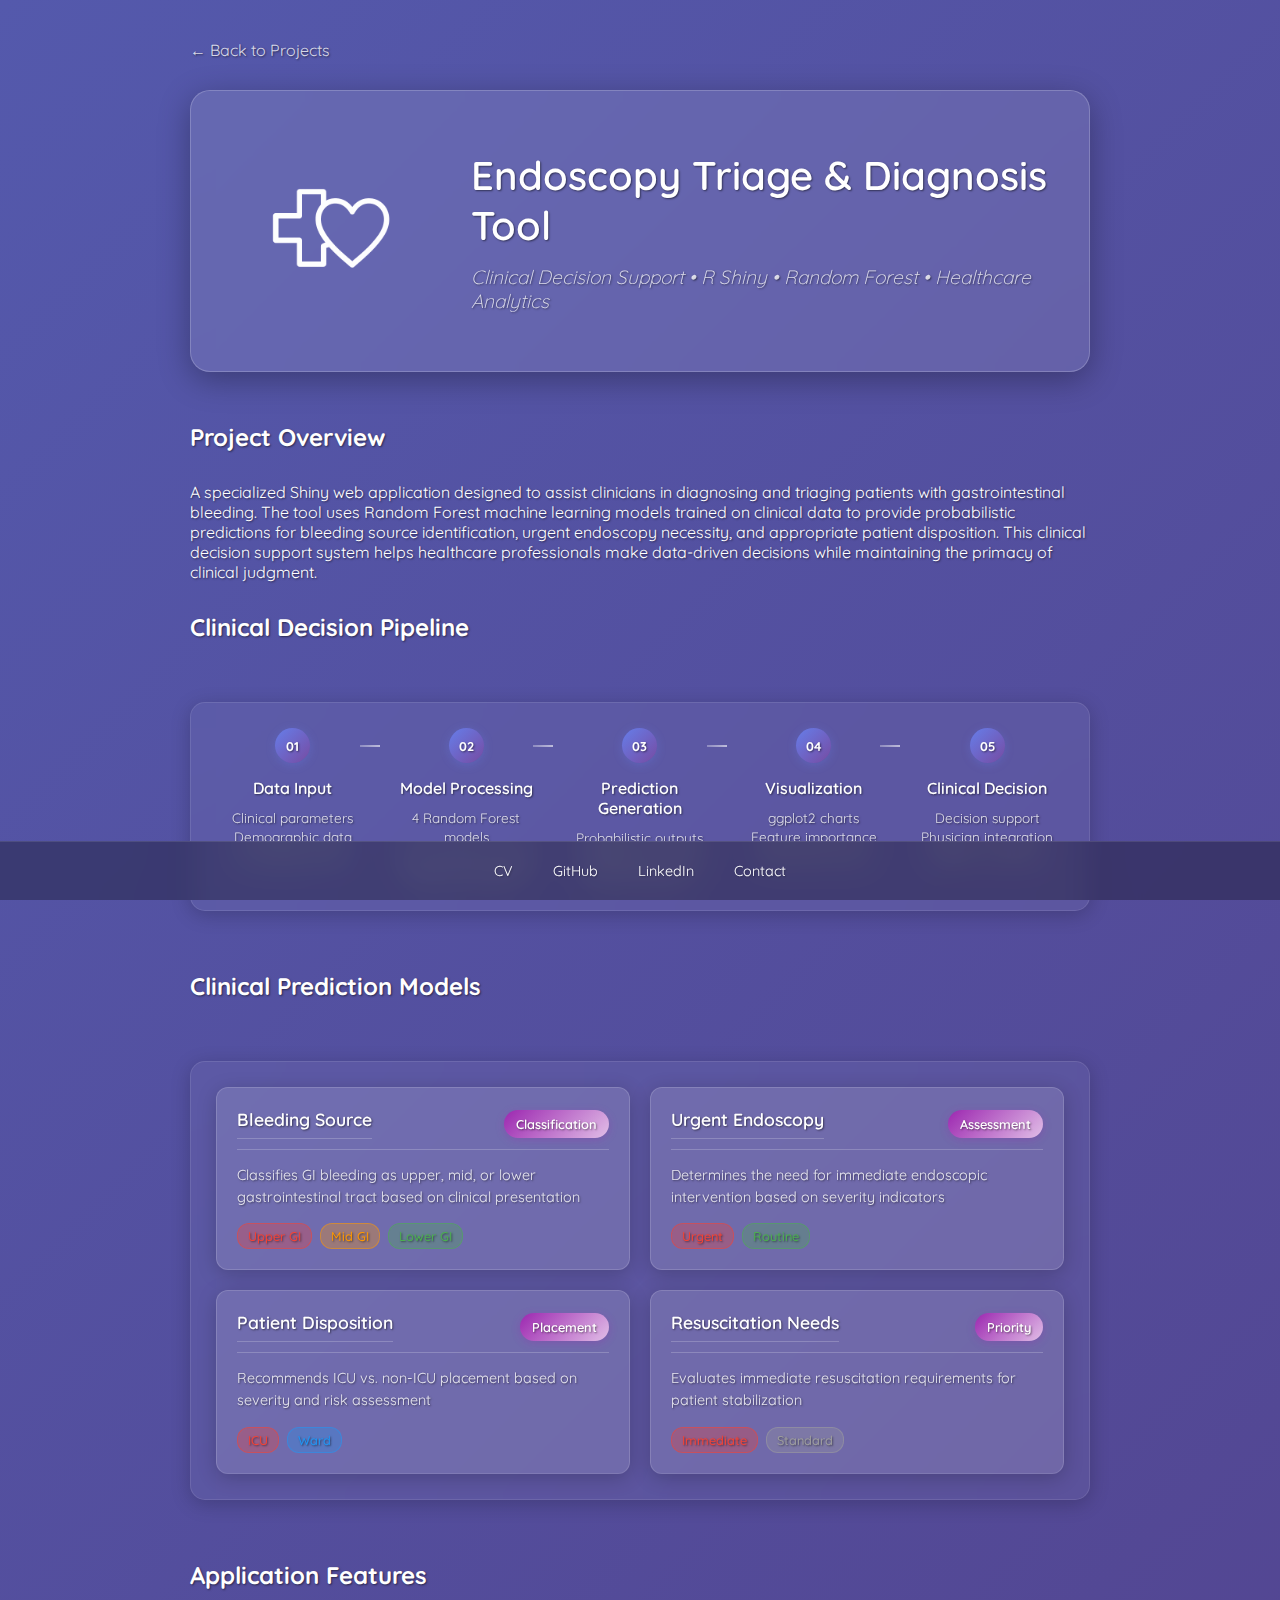
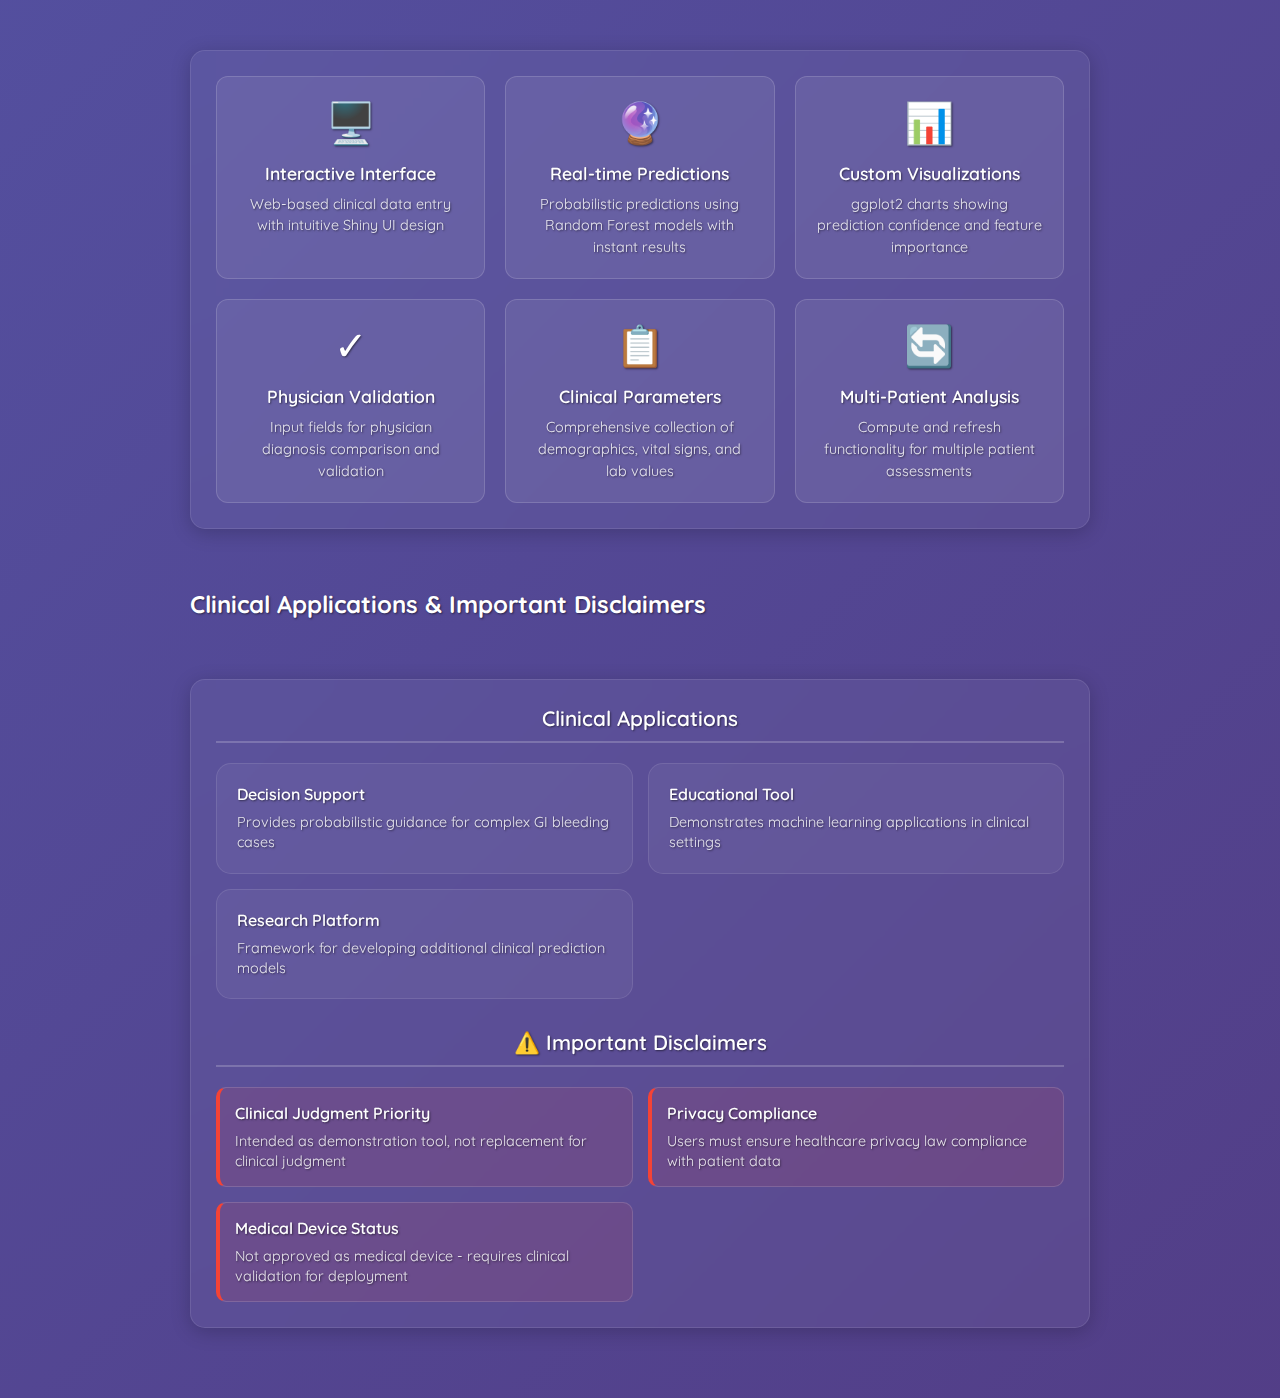
<file: triage-tool-app.html>
<!DOCTYPE html>
<html lang="en">
<head>
    <meta charset="UTF-8">
    <meta name="viewport" content="width=device-width, initial-scale=1.0">
    <title>Triage Tool App - Merve Öğretmek</title>
    <link rel="stylesheet" href="style.css">
</head>
<body>
    <!-- Project Detail Page -->
    <section class="project-detail-page">
        <div class="project-detail-content">
            <div class="back-navigation">
                <a href="index.html#projects-section" class="back-link">← Back to Projects</a>
            </div>
            
            <div class="project-header">
                <div class="project-image-large">
                    <img src="src/triage_tool.png" alt="Triage Tool App Project">
                </div>
                <div class="project-title-section">
                    <h1>Endoscopy Triage & Diagnosis Tool</h1>
                    <p class="project-subtitle">Clinical Decision Support • R Shiny • Random Forest • Healthcare Analytics</p>
                </div>
            </div>
            
            <div class="project-details">
                <h2>Project Overview</h2>
                <p>A specialized Shiny web application designed to assist clinicians in diagnosing and triaging patients with gastrointestinal bleeding. The tool uses Random Forest machine learning models trained on clinical data to provide probabilistic predictions for bleeding source identification, urgent endoscopy necessity, and appropriate patient disposition. This clinical decision support system helps healthcare professionals make data-driven decisions while maintaining the primacy of clinical judgment.</p>
                
                <h2>Clinical Decision Pipeline</h2>
                <div class="pipeline-container">
                    <div class="pipeline-flow">
                        <div class="pipeline-stage">
                            <div class="stage-number">01</div>
                            <h4>Data Input</h4>
                            <p>Clinical parameters<br>Demographic data<br>Vital signs & labs</p>
                            <div class="pipeline-connector"></div>
                        </div>

                        <div class="pipeline-stage">
                            <div class="stage-number">02</div>
                            <h4>Model Processing</h4>
                            <p>4 Random Forest models<br>Simultaneous analysis<br>Feature evaluation</p>
                            <div class="pipeline-connector"></div>
                        </div>

                        <div class="pipeline-stage">
                            <div class="stage-number">03</div>
                            <h4>Prediction Generation</h4>
                            <p>Probabilistic outputs<br>Confidence intervals<br>Risk stratification</p>
                            <div class="pipeline-connector"></div>
                        </div>

                        <div class="pipeline-stage">
                            <div class="stage-number">04</div>
                            <h4>Visualization</h4>
                            <p>ggplot2 charts<br>Feature importance<br>Stacked bar plots</p>
                            <div class="pipeline-connector"></div>
                        </div>

                        <div class="pipeline-stage">
                            <div class="stage-number">05</div>
                            <h4>Clinical Decision</h4>
                            <p>Decision support<br>Physician integration<br>Patient outcomes</p>
                        </div>
                    </div>
                </div>

                <h2>Clinical Prediction Models</h2>
                <div class="models-container">
                    <div class="models-grid">
                        <div class="model-card bleeding">
                            <div class="model-header">
                                <h4>Bleeding Source</h4>
                                <div class="model-type">Classification</div>
                            </div>
                            <p>Classifies GI bleeding as upper, mid, or lower gastrointestinal tract based on clinical presentation</p>
                            <div class="model-outcomes">
                                <span class="outcome upper">Upper GI</span>
                                <span class="outcome mid">Mid GI</span>
                                <span class="outcome lower">Lower GI</span>
                            </div>
                        </div>

                        <div class="model-card endoscopy">
                            <div class="model-header">
                                <h4>Urgent Endoscopy</h4>
                                <div class="model-type">Assessment</div>
                            </div>
                            <p>Determines the need for immediate endoscopic intervention based on severity indicators</p>
                            <div class="model-outcomes">
                                <span class="outcome urgent">Urgent</span>
                                <span class="outcome routine">Routine</span>
                            </div>
                        </div>

                        <div class="model-card disposition">
                            <div class="model-header">
                                <h4>Patient Disposition</h4>
                                <div class="model-type">Placement</div>
                            </div>
                            <p>Recommends ICU vs. non-ICU placement based on severity and risk assessment</p>
                            <div class="model-outcomes">
                                <span class="outcome icu">ICU</span>
                                <span class="outcome ward">Ward</span>
                            </div>
                        </div>

                        <div class="model-card resuscitation">
                            <div class="model-header">
                                <h4>Resuscitation Needs</h4>
                                <div class="model-type">Priority</div>
                            </div>
                            <p>Evaluates immediate resuscitation requirements for patient stabilization</p>
                            <div class="model-outcomes">
                                <span class="outcome immediate">Immediate</span>
                                <span class="outcome standard">Standard</span>
                            </div>
                        </div>
                    </div>
                </div>
                
                <h2>Application Features</h2>
                <div class="features-container">
                    <div class="features-grid">
                        <div class="feature-card interface">
                            <div class="feature-icon">🖥️</div>
                            <h4>Interactive Interface</h4>
                            <p>Web-based clinical data entry with intuitive Shiny UI design</p>
                        </div>

                        <div class="feature-card prediction">
                            <div class="feature-icon">🔮</div>
                            <h4>Real-time Predictions</h4>
                            <p>Probabilistic predictions using Random Forest models with instant results</p>
                        </div>

                        <div class="feature-card visualization">
                            <div class="feature-icon">📊</div>
                            <h4>Custom Visualizations</h4>
                            <p>ggplot2 charts showing prediction confidence and feature importance</p>
                        </div>

                        <div class="feature-card validation">
                            <div class="feature-icon">✓</div>
                            <h4>Physician Validation</h4>
                            <p>Input fields for physician diagnosis comparison and validation</p>
                        </div>

                        <div class="feature-card data">
                            <div class="feature-icon">📋</div>
                            <h4>Clinical Parameters</h4>
                            <p>Comprehensive collection of demographics, vital signs, and lab values</p>
                        </div>

                        <div class="feature-card analysis">
                            <div class="feature-icon">🔄</div>
                            <h4>Multi-Patient Analysis</h4>
                            <p>Compute and refresh functionality for multiple patient assessments</p>
                        </div>
                    </div>
                </div>

                <h2>Clinical Applications & Important Disclaimers</h2>
                <div class="disclaimers-container">
                    <div class="applications-section">
                        <h3>Clinical Applications</h3>
                        <div class="application-cards">
                            <div class="application-card support">
                                <h4>Decision Support</h4>
                                <p>Provides probabilistic guidance for complex GI bleeding cases</p>
                            </div>
                            <div class="application-card education">
                                <h4>Educational Tool</h4>
                                <p>Demonstrates machine learning applications in clinical settings</p>
                            </div>
                            <div class="application-card research">
                                <h4>Research Platform</h4>
                                <p>Framework for developing additional clinical prediction models</p>
                            </div>
                        </div>
                    </div>

                    <div class="disclaimers-section">
                        <h3>⚠️ Important Disclaimers</h3>
                        <div class="disclaimer-cards">
                            <div class="disclaimer-card warning">
                                <h4>Clinical Judgment Priority</h4>
                                <p>Intended as demonstration tool, not replacement for clinical judgment</p>
                            </div>
                            <div class="disclaimer-card privacy">
                                <h4>Privacy Compliance</h4>
                                <p>Users must ensure healthcare privacy law compliance with patient data</p>
                            </div>
                            <div class="disclaimer-card validation">
                                <h4>Medical Device Status</h4>
                                <p>Not approved as medical device - requires clinical validation for deployment</p>
                            </div>
                        </div>
                    </div>
                </div>
            </div>
        </div>
    </section>
    
    <div class="bottom-bar">
        <a href="https://drive.google.com/file/d/1U2ID_n6oYwzcxhsBFmIJMBXO21GmLR9S/view?usp=sharing" target="_blank" class="bottom-link">
            <span>CV</span>
        </a>
        <a href="https://github.com/merveogretmek" target="_blank" class="bottom-link">
            <span>GitHub</span>
        </a>
        <a href="https://www.linkedin.com/in/merve-ogretmek/" target="_blank" class="bottom-link">
            <span>LinkedIn</span>
        </a>
        <a href="mailto:merve.ogretmek@gmail.com" class="bottom-link">
            <span>Contact</span>
        </a>
    </div>
</body>
</html>
</file>
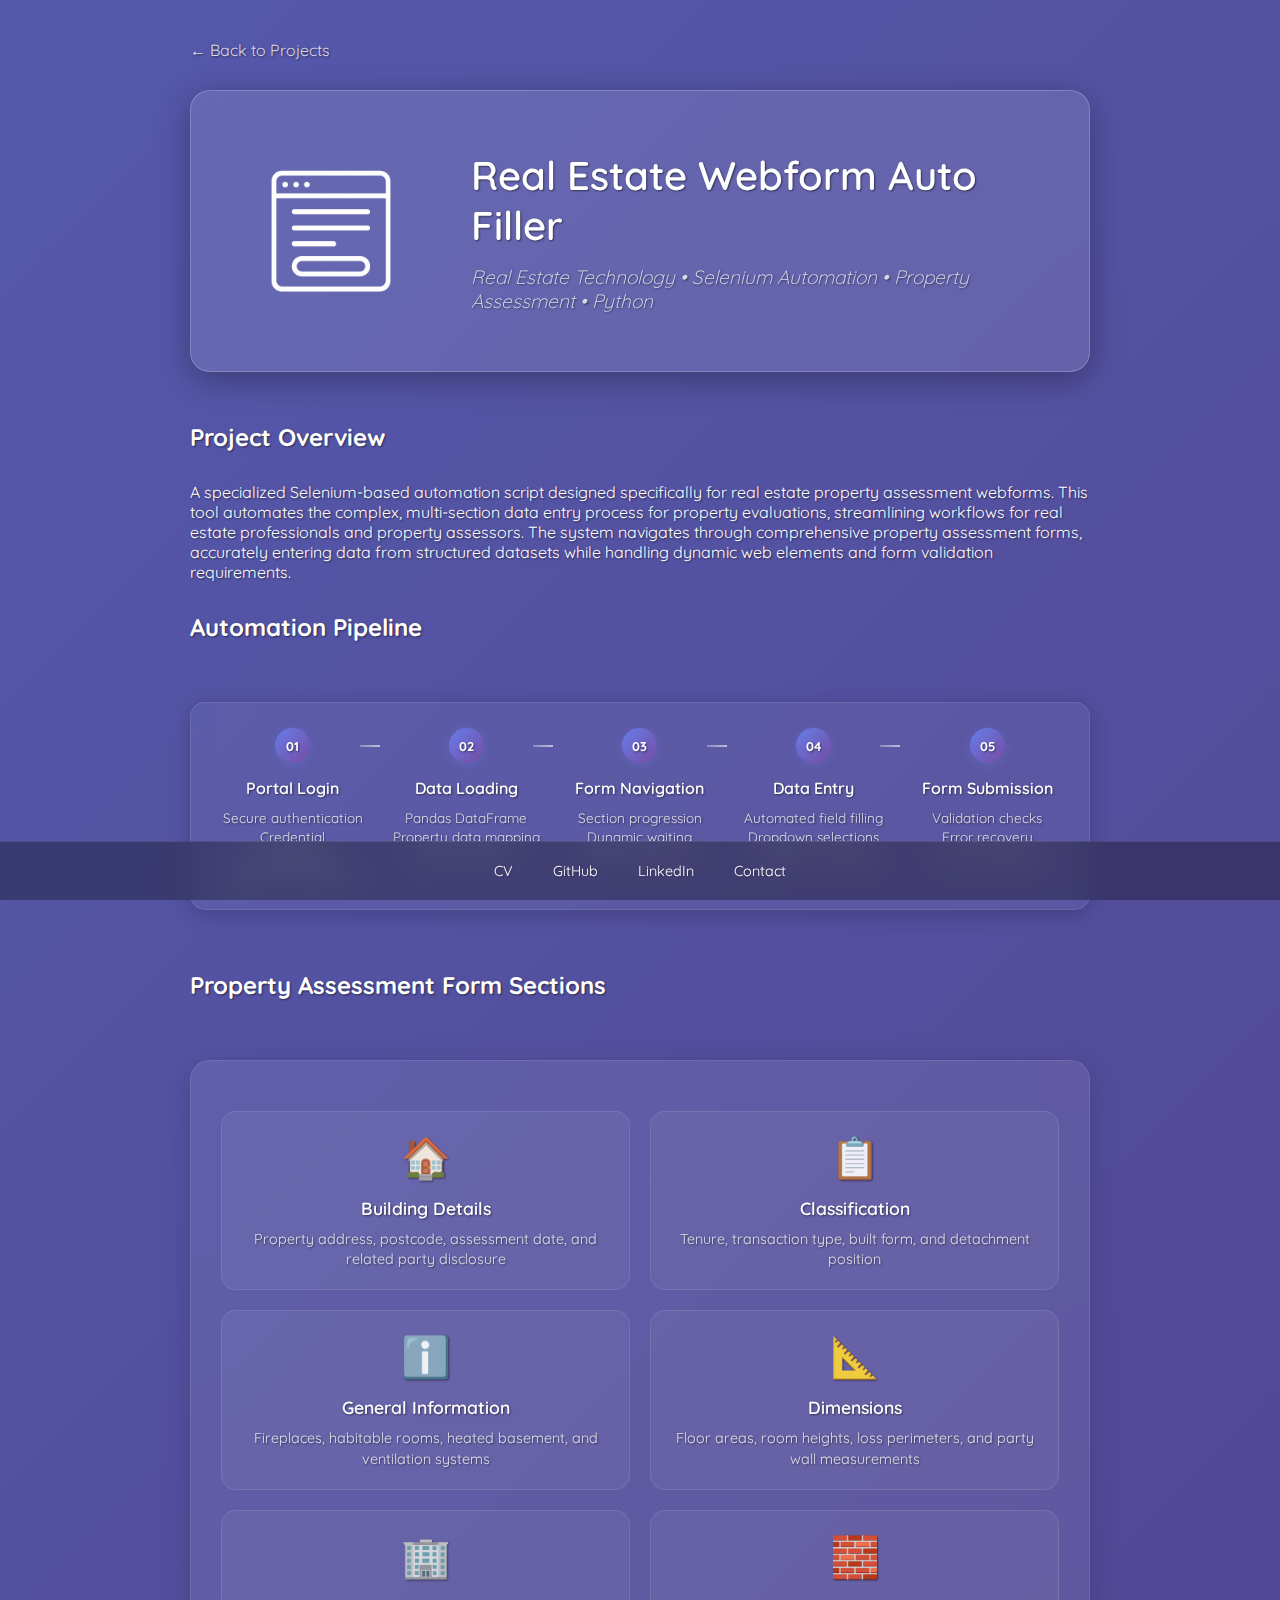
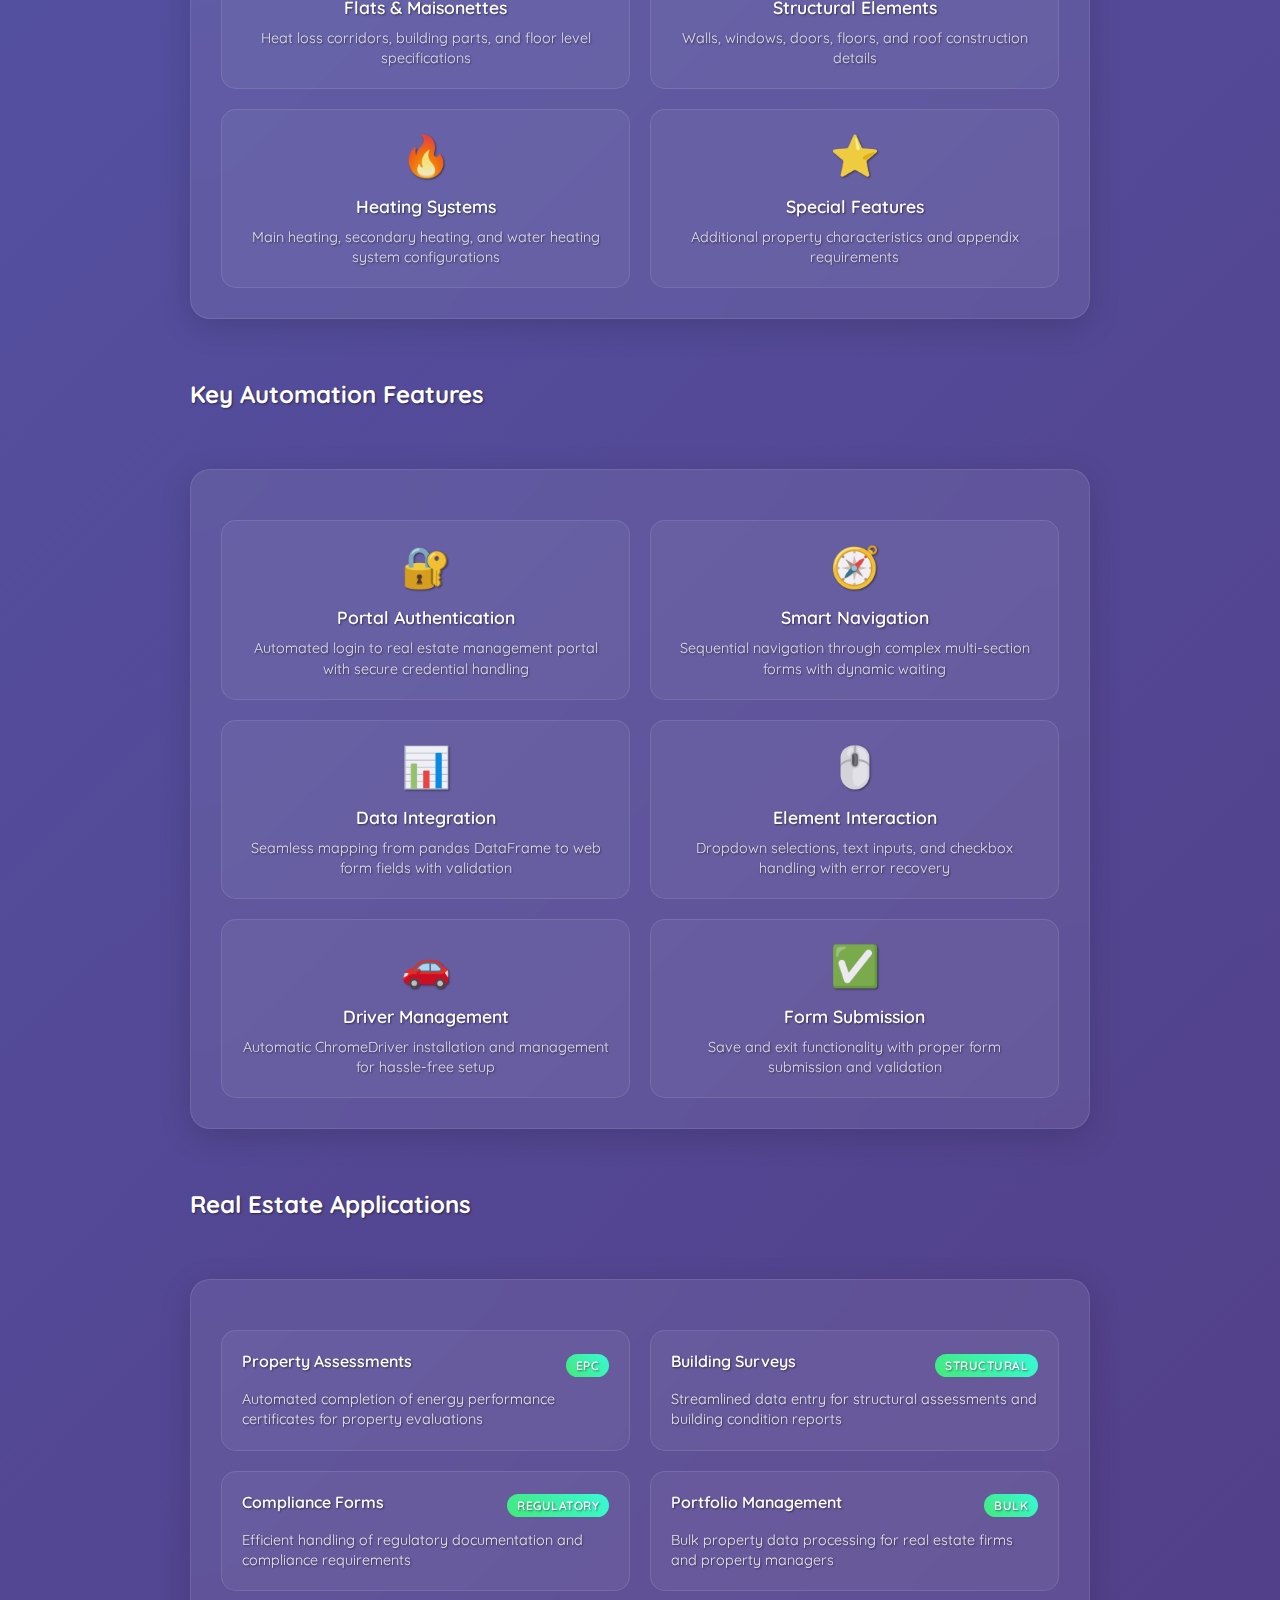
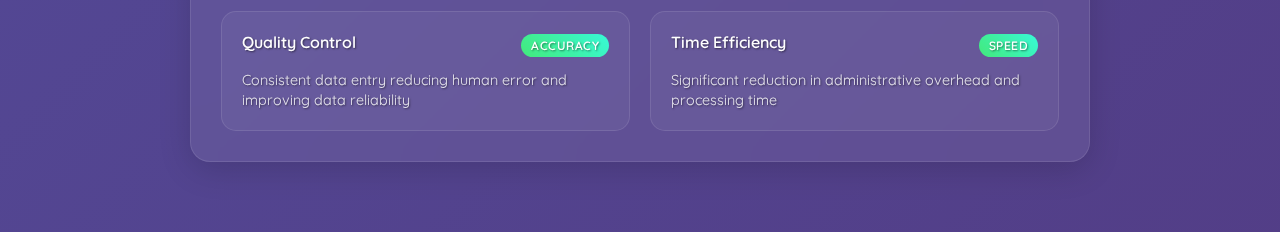
<file: webform-filling-automation.html>
<!DOCTYPE html>
<html lang="en">
<head>
    <meta charset="UTF-8">
    <meta name="viewport" content="width=device-width, initial-scale=1.0">
    <title>Webform Filling Automation - Merve Öğretmek</title>
    <link rel="stylesheet" href="style.css">
</head>
<body>
    <!-- Project Detail Page -->
    <section class="project-detail-page">
        <div class="project-detail-content">
            <div class="back-navigation">
                <a href="index.html#projects-section" class="back-link">← Back to Projects</a>
            </div>
            
            <div class="project-header">
                <div class="project-image-large">
                    <img src="src/webform.png" alt="Webform Filling Automation Project">
                </div>
                <div class="project-title-section">
                    <h1>Real Estate Webform Auto Filler</h1>
                    <p class="project-subtitle">Real Estate Technology • Selenium Automation • Property Assessment • Python</p>
                </div>
            </div>
            
            <div class="project-details">
                <h2>Project Overview</h2>
                <p>A specialized Selenium-based automation script designed specifically for real estate property assessment webforms. This tool automates the complex, multi-section data entry process for property evaluations, streamlining workflows for real estate professionals and property assessors. The system navigates through comprehensive property assessment forms, accurately entering data from structured datasets while handling dynamic web elements and form validation requirements.</p>
                
                <h2>Automation Pipeline</h2>
                <div class="pipeline-container">
                    <div class="pipeline-flow">
                        <div class="pipeline-stage">
                            <div class="stage-number">01</div>
                            <h4>Portal Login</h4>
                            <p>Secure authentication<br>Credential management<br>Session initialization</p>
                            <div class="pipeline-connector"></div>
                        </div>

                        <div class="pipeline-stage">
                            <div class="stage-number">02</div>
                            <h4>Data Loading</h4>
                            <p>Pandas DataFrame<br>Property data mapping<br>Field validation</p>
                            <div class="pipeline-connector"></div>
                        </div>

                        <div class="pipeline-stage">
                            <div class="stage-number">03</div>
                            <h4>Form Navigation</h4>
                            <p>Section progression<br>Dynamic waiting<br>Element detection</p>
                            <div class="pipeline-connector"></div>
                        </div>

                        <div class="pipeline-stage">
                            <div class="stage-number">04</div>
                            <h4>Data Entry</h4>
                            <p>Automated field filling<br>Dropdown selections<br>Checkbox handling</p>
                            <div class="pipeline-connector"></div>
                        </div>

                        <div class="pipeline-stage">
                            <div class="stage-number">05</div>
                            <h4>Form Submission</h4>
                            <p>Validation checks<br>Error recovery<br>Final submission</p>
                        </div>
                    </div>
                </div>

                <h2>Property Assessment Form Sections</h2>
                <div class="sections-container">
                    <div class="sections-grid">
                        <div class="section-card building">
                            <div class="section-icon">🏠</div>
                            <h4>Building Details</h4>
                            <p>Property address, postcode, assessment date, and related party disclosure</p>
                        </div>

                        <div class="section-card classification">
                            <div class="section-icon">📋</div>
                            <h4>Classification</h4>
                            <p>Tenure, transaction type, built form, and detachment position</p>
                        </div>

                        <div class="section-card general">
                            <div class="section-icon">ℹ️</div>
                            <h4>General Information</h4>
                            <p>Fireplaces, habitable rooms, heated basement, and ventilation systems</p>
                        </div>

                        <div class="section-card dimensions">
                            <div class="section-icon">📐</div>
                            <h4>Dimensions</h4>
                            <p>Floor areas, room heights, loss perimeters, and party wall measurements</p>
                        </div>

                        <div class="section-card flats">
                            <div class="section-icon">🏢</div>
                            <h4>Flats & Maisonettes</h4>
                            <p>Heat loss corridors, building parts, and floor level specifications</p>
                        </div>

                        <div class="section-card structural">
                            <div class="section-icon">🧱</div>
                            <h4>Structural Elements</h4>
                            <p>Walls, windows, doors, floors, and roof construction details</p>
                        </div>

                        <div class="section-card heating">
                            <div class="section-icon">🔥</div>
                            <h4>Heating Systems</h4>
                            <p>Main heating, secondary heating, and water heating system configurations</p>
                        </div>

                        <div class="section-card features">
                            <div class="section-icon">⭐</div>
                            <h4>Special Features</h4>
                            <p>Additional property characteristics and appendix requirements</p>
                        </div>
                    </div>
                </div>
                
                <h2>Key Automation Features</h2>
                <div class="automation-container">
                    <div class="automation-grid">
                        <div class="automation-card login">
                            <div class="automation-icon">🔐</div>
                            <h4>Portal Authentication</h4>
                            <p>Automated login to real estate management portal with secure credential handling</p>
                        </div>

                        <div class="automation-card navigation">
                            <div class="automation-icon">🧭</div>
                            <h4>Smart Navigation</h4>
                            <p>Sequential navigation through complex multi-section forms with dynamic waiting</p>
                        </div>

                        <div class="automation-card data">
                            <div class="automation-icon">📊</div>
                            <h4>Data Integration</h4>
                            <p>Seamless mapping from pandas DataFrame to web form fields with validation</p>
                        </div>

                        <div class="automation-card interaction">
                            <div class="automation-icon">🖱️</div>
                            <h4>Element Interaction</h4>
                            <p>Dropdown selections, text inputs, and checkbox handling with error recovery</p>
                        </div>

                        <div class="automation-card driver">
                            <div class="automation-icon">🚗</div>
                            <h4>Driver Management</h4>
                            <p>Automatic ChromeDriver installation and management for hassle-free setup</p>
                        </div>

                        <div class="automation-card submission">
                            <div class="automation-icon">✅</div>
                            <h4>Form Submission</h4>
                            <p>Save and exit functionality with proper form submission and validation</p>
                        </div>
                    </div>
                </div>

                <h2>Real Estate Applications</h2>
                <div class="applications-container">
                    <div class="applications-grid">
                        <div class="application-card assessment">
                            <div class="app-header">
                                <h4>Property Assessments</h4>
                                <div class="app-badge">EPC</div>
                            </div>
                            <p>Automated completion of energy performance certificates for property evaluations</p>
                        </div>

                        <div class="application-card survey">
                            <div class="app-header">
                                <h4>Building Surveys</h4>
                                <div class="app-badge">Structural</div>
                            </div>
                            <p>Streamlined data entry for structural assessments and building condition reports</p>
                        </div>

                        <div class="application-card compliance">
                            <div class="app-header">
                                <h4>Compliance Forms</h4>
                                <div class="app-badge">Regulatory</div>
                            </div>
                            <p>Efficient handling of regulatory documentation and compliance requirements</p>
                        </div>

                        <div class="application-card portfolio">
                            <div class="app-header">
                                <h4>Portfolio Management</h4>
                                <div class="app-badge">Bulk</div>
                            </div>
                            <p>Bulk property data processing for real estate firms and property managers</p>
                        </div>

                        <div class="application-card quality">
                            <div class="app-header">
                                <h4>Quality Control</h4>
                                <div class="app-badge">Accuracy</div>
                            </div>
                            <p>Consistent data entry reducing human error and improving data reliability</p>
                        </div>

                        <div class="application-card efficiency">
                            <div class="app-header">
                                <h4>Time Efficiency</h4>
                                <div class="app-badge">Speed</div>
                            </div>
                            <p>Significant reduction in administrative overhead and processing time</p>
                        </div>
                    </div>
                </div>
            </div>
        </div>
    </section>
    
    <div class="bottom-bar">
        <a href="https://drive.google.com/file/d/1U2ID_n6oYwzcxhsBFmIJMBXO21GmLR9S/view?usp=sharing" target="_blank" class="bottom-link">
            <span>CV</span>
        </a>
        <a href="https://github.com/merveogretmek" target="_blank" class="bottom-link">
            <span>GitHub</span>
        </a>
        <a href="https://www.linkedin.com/in/merve-ogretmek/" target="_blank" class="bottom-link">
            <span>LinkedIn</span>
        </a>
        <a href="mailto:merve.ogretmek@gmail.com" class="bottom-link">
            <span>Contact</span>
        </a>
    </div>
</body>
</html>
</file>
<file: style.css>
@import url('https://fonts.googleapis.com/css2?family=Quicksand:wght@300..700&display=swap');

* {
    margin: 0;
    padding: 0;
    box-sizing: border-box;
}

body {
    margin: 0;
    padding: 0;
}

@keyframes gradient {
    0% {
        background-position: 0% 50%;
    }
    50% {
        background-position: 100% 50%;
    }
    100% {
        background-position: 0% 50%;
    }
}

/* Intro Page */
.intro-page {
    background: linear-gradient(-45deg, #090040, #471396, #52357B, #5459AC);
    background-size: 400% 400%;
    animation: gradient 5s ease infinite;
    height: 100vh;
    display: flex;
    align-items: center;
    justify-content: center;
}

.content {
    text-align: center;
    color: white;
    font-family: 'Arial', sans-serif;
    text-shadow: 2px 2px 4px rgba(0, 0, 0, 0.5);
    
    /* Prevent stretching */
    width: auto;
    max-width: 90%;
    white-space: nowrap;
}

.content h1.bottom-to-top {
    font-family: 'Quicksand', sans-serif;
    font-size: 3rem;
    margin-bottom: 1rem;
    overflow: hidden;
    font-weight: 300;
    animation: slideUpFromBottom 0.8s ease-out forwards;
    transform: translateY(100%);
    opacity: 0;
}

@keyframes slideUpFromBottom {
    0% {
        transform: translateY(100%);
        opacity: 0;
    }
    100% {
        transform: translateY(0);
        opacity: 1;
    }
}

.profile-photo {
    width: 150px;
    height: 150px;
    border-radius: 50%;
    object-fit: cover;
    margin-top: 20px;
    border: 3px solid rgba(255, 255, 255, 0.3);
    box-shadow: 0 4px 16px rgba(0, 0, 0, 0.3);
    animation: slideUpFromBottom 0.8s ease-out forwards;
    transform: translateY(100%);
    opacity: 0;
}

.subtitle {
    font-family: 'Quicksand', sans-serif;
    font-size: 1.5rem;
    font-weight: 400;
    margin-top: 20px;
    color: white;
    text-shadow: 2px 2px 4px rgba(0, 0, 0, 0.5);
    animation: slideUpFromBottom 0.8s ease-out forwards;
    transform: translateY(100%);
    opacity: 0;
}

.code-snippet {
    margin: 25px auto 0;
    padding: 8px 12px;
    background: #1e1e1e;
    border: 1px solid #3c3c3c;
    border-radius: 8px;
    font-family: 'Consolas', 'Courier New', monospace;
    font-size: 0.9rem;
    color: #d4d4d4;
    text-align: left;
    box-shadow: 0 4px 16px rgba(0, 0, 0, 0.4);
    animation: slideUpFromBottom 0s ease-out forwards;
    transform: translateY(100%);
    opacity: 0;
    display: inline-block;
    width: 700px;
    line-height: 1.1;
}

.code-line {
    overflow: hidden;
    white-space: pre;
    width: 0;
    font-family: 'Consolas', 'Courier New', monospace;
    line-height: 1.1;
    margin: 0;
    margin-bottom: 8px;
    padding: 0;
}

.line1 {
    animation: typewriter-line1 1s steps(20) 1s forwards;
}

.line2 {
    animation: typewriter-line2 3s steps(80) 2.5s forwards;
}

.line2::after {
    content: "";
    border-right: 2px solid #d4d4d4;
    animation: blink 1s infinite 5s;
}

@keyframes typewriter-line1 {
    from {
        width: 0;
    }
    to {
        width: 100%;
    }
}

@keyframes typewriter-line2 {
    from {
        width: 0;
    }
    to {
        width: 100%;
    }
}

@keyframes blink {
    0%, 50% {
        border-color: #d4d4d4;
    }
    51%, 100% {
        border-color: transparent;
    }
}

.code-snippet .keyword {
    color: #569cd6;
}

.code-snippet .function {
    color: #dcdcaa;
}

.code-snippet .string {
    color: #ce9178;
}

.navigation-cards {
    display: grid;
    grid-template-columns: repeat(2, 1fr);
    gap: 15px;
    margin: 30px auto 0;
    max-width: 900px;
    padding: 0 20px;
    animation: slideUpFromBottom 1s ease-out 5.5s forwards;
    transform: translateY(100%);
    opacity: 0;
}

.nav-card {
    background: rgba(255, 255, 255, 0.1);
    backdrop-filter: blur(10px);
    border: 1px solid rgba(255, 255, 255, 0.3);
    border-radius: 15px;
    padding: 20px;
    color: white;
    font-family: 'Quicksand', sans-serif;
    cursor: pointer;
    transition: all 0.3s ease;
    text-shadow: 1px 1px 2px rgba(0, 0, 0, 0.3);
    text-align: center;
}

.nav-card h3 {
    font-size: 1.2rem;
    font-weight: 600;
    margin-bottom: 8px;
    color: white;
}

.nav-card p {
    font-size: 0.9rem;
    font-weight: 300;
    opacity: 0.8;
    margin: 0;
}

.nav-card:hover {
    background: rgba(255, 255, 255, 0.2);
    border-color: rgba(255, 255, 255, 0.4);
    transform: translateY(-5px);
    box-shadow: 0 8px 25px rgba(0, 0, 0, 0.4);
}

@media (max-width: 768px) {
    .code-snippet {
        width: 450px;
        font-size: 0.8rem;
    }
    
    .navigation-cards {
        grid-template-columns: repeat(2, 1fr);
        gap: 15px;
        max-width: 400px;
    }
    
    .nav-card {
        padding: 15px;
    }
    
    .nav-card h3 {
        font-size: 1rem;
    }
    
    .nav-card p {
        font-size: 0.8rem;
    }
}

@media (max-width: 480px) {
    .code-snippet {
        width: 320px;
        font-size: 0.7rem;
        padding: 6px 10px;
    }
    
    .navigation-cards {
        grid-template-columns: 1fr;
        gap: 12px;
        max-width: 300px;
    }
}

.bottom-bar {
    position: fixed;
    bottom: 0;
    left: 0;
    right: 0;
    display: flex;
    justify-content: center;
    align-items: center;
    gap: 40px;
    padding: 20px;
    background: rgba(0, 0, 0, 0.3);
    backdrop-filter: blur(15px);
    border-top: 1px solid rgba(255, 255, 255, 0.1);
    z-index: 1000;
}

.bottom-link {
    color: white;
    text-decoration: none;
    font-family: 'Quicksand', sans-serif;
    font-size: 0.9rem;
    font-weight: 400;
    transition: all 0.3s ease;
    text-shadow: 1px 1px 2px rgba(0, 0, 0, 0.3);
}

.bottom-link:hover {
    color: rgba(255, 255, 255, 0.7);
    text-decoration: underline;
}

@media (max-width: 768px) {
    .bottom-bar {
        gap: 20px;
        padding: 15px;
    }
    
    .bottom-link {
        font-size: 0.8rem;
    }
}

@media (max-width: 480px) {
    .bottom-bar {
        gap: 10px;
        padding: 12px;
    }
    
    .bottom-link {
        font-size: 0.7rem;
    }
}

/* Page Sections */
.page-section {
    min-height: 100vh;
    display: flex;
    align-items: center;
    justify-content: center;
    padding: 80px 20px;
    background: linear-gradient(-45deg, #090040, #471396, #52357B, #5459AC);
    background-size: 400% 400%;
    animation: gradient 5s ease infinite;
}

.section-content {
    max-width: 800px;
    text-align: center;
    color: white;
    font-family: 'Quicksand', sans-serif;
    text-shadow: 2px 2px 4px rgba(0, 0, 0, 0.5);
}

.section-content h2 {
    font-size: 3rem;
    font-weight: 300;
    margin-bottom: 2rem;
    color: white;
}

.section-content p {
    font-size: 1.2rem;
    font-weight: 400;
    line-height: 1.6;
    color: rgba(255, 255, 255, 0.9);
}

@media (max-width: 768px) {
    .section-content h2 {
        font-size: 2.5rem;
        margin-bottom: 1.5rem;
    }
    
    .section-content p {
        font-size: 1rem;
        line-height: 1.5;
    }
    
    .page-section {
        padding: 60px 15px;
    }
}

@media (max-width: 480px) {
    .section-content h2 {
        font-size: 2rem;
        margin-bottom: 1rem;
    }
    
    .section-content p {
        font-size: 0.9rem;
    }
    
    .page-section {
        padding: 40px 10px;
    }
}

/* Project Container */
.project-container-link {
    text-decoration: none;
    color: inherit;
    display: block;
}

.project-container-link:not(:first-child) {
    margin-top: 40px;
}

.project-container {
    display: flex;
    align-items: center;
    gap: 30px;
    padding: 30px;
    background: rgba(255, 255, 255, 0.1);
    backdrop-filter: blur(10px);
    border: 1px solid rgba(255, 255, 255, 0.2);
    border-radius: 15px;
    box-shadow: 0 8px 32px rgba(0, 0, 0, 0.3);
    transition: all 0.3s ease;
}

.project-container-link:hover .project-container {
    background: rgba(255, 255, 255, 0.15);
    border-color: rgba(255, 255, 255, 0.3);
    transform: translateY(-5px);
    box-shadow: 0 12px 40px rgba(0, 0, 0, 0.4);
}

.project-image {
    flex-shrink: 0;
    width: 150px;
    height: 150px;
    display: flex;
    align-items: center;
    justify-content: center;
}

.project-image img {
    width: 100%;
    height: 100%;
    object-fit: contain;
    border-radius: 10px;
    filter: brightness(0) invert(1);
}

.project-info {
    flex: 1;
    text-align: left;
}

.project-info h3 {
    font-family: 'Quicksand', sans-serif;
    font-size: 1.5rem;
    font-weight: 600;
    margin-bottom: 15px;
    color: white;
}

.project-link {
    color: white;
    text-decoration: none;
    transition: all 0.3s ease;
}

.project-link:hover {
    color: rgba(255, 255, 255, 0.8);
    text-shadow: 0 0 8px rgba(255, 255, 255, 0.5);
}

.github-link {
    display: inline-block;
    margin-left: 12px;
    vertical-align: middle;
    color: rgba(255, 255, 255, 0.8);
    transition: all 0.3s ease;
    text-decoration: none;
}

.github-link:hover {
    color: white;
    transform: scale(1.1);
}

.github-icon {
    width: 20px;
    height: 20px;
    vertical-align: middle;
}

.project-info p {
    font-family: 'Quicksand', sans-serif;
    font-size: 1rem;
    font-weight: 400;
    line-height: 1.6;
    color: rgba(255, 255, 255, 0.9);
}

@media (max-width: 768px) {
    .project-container {
        flex-direction: column;
        text-align: center;
        gap: 20px;
        padding: 20px;
    }
    
    .project-image {
        width: 120px;
        height: 120px;
    }
    
    .project-info {
        text-align: center;
    }
    
    .project-info h3 {
        font-size: 1.3rem;
        margin-bottom: 10px;
    }
    
    .project-info p {
        font-size: 0.9rem;
    }
}

@media (max-width: 480px) {
    .project-container-link:not(:first-child) {
        margin-top: 30px;
    }
    
    .project-container {
        padding: 15px;
        gap: 15px;
    }
    
    .project-image {
        width: 100px;
        height: 100px;
    }
    
    .project-info h3 {
        font-size: 1.1rem;
    }
    
    .project-info p {
        font-size: 0.8rem;
    }
}

/* Project Detail Page */
.project-detail-page {
    min-height: 100vh;
    background: linear-gradient(-45deg, #090040, #471396, #52357B, #5459AC);
    background-size: 400% 400%;
    animation: gradient 5s ease infinite;
    padding: 40px 20px;
}

.project-detail-content {
    max-width: 900px;
    margin: 0 auto;
    color: white;
    font-family: 'Quicksand', sans-serif;
    text-shadow: 1px 1px 2px rgba(0, 0, 0, 0.5);
}

.back-navigation {
    margin-bottom: 30px;
}

.back-link {
    color: rgba(255, 255, 255, 0.8);
    text-decoration: none;
    font-size: 1rem;
    transition: all 0.3s ease;
}

.back-link:hover {
    color: white;
    text-decoration: underline;
}

.project-header {
    display: flex;
    align-items: center;
    gap: 40px;
    margin-bottom: 50px;
    padding: 40px;
    background: rgba(255, 255, 255, 0.1);
    backdrop-filter: blur(10px);
    border: 1px solid rgba(255, 255, 255, 0.2);
    border-radius: 20px;
    box-shadow: 0 8px 32px rgba(0, 0, 0, 0.3);
}

.project-image-large {
    flex-shrink: 0;
    width: 200px;
    height: 200px;
    display: flex;
    align-items: center;
    justify-content: center;
}

.project-image-large img {
    width: 100%;
    height: 100%;
    object-fit: contain;
    border-radius: 15px;
    filter: brightness(0) invert(1);
}

.project-title-section h1 {
    font-size: 2.5rem;
    font-weight: 600;
    margin-bottom: 15px;
    color: white;
}

.project-subtitle {
    font-size: 1.2rem;
    font-weight: 300;
    color: rgba(255, 255, 255, 0.8);
    font-style: italic;
}

.project-details {
    display: grid;
    gap: 30px;
}

.project-section {
    margin-bottom: 40px;
}

.project-section.header-section {
    background: rgba(255, 255, 255, 0.08);
    backdrop-filter: blur(10px);
    border: 1px solid rgba(255, 255, 255, 0.15);
    border-radius: 15px;
    padding: 30px;
    box-shadow: 0 4px 20px rgba(0, 0, 0, 0.2);
}

.project-section h2 {
    font-size: 1.8rem;
    font-weight: 500;
    margin-bottom: 20px;
    color: white;
    border-bottom: 2px solid rgba(255, 255, 255, 0.3);
    padding-bottom: 10px;
}

.project-section p {
    font-size: 1.1rem;
    line-height: 1.7;
    color: rgba(255, 255, 255, 0.9);
    margin-bottom: 0;
}

.project-section ul {
    list-style: none;
    padding: 0;
}

.project-section li {
    font-size: 1.1rem;
    line-height: 1.6;
    color: rgba(255, 255, 255, 0.9);
    margin-bottom: 12px;
    padding-left: 20px;
    position: relative;
}

.project-section li::before {
    content: "▸";
    position: absolute;
    left: 0;
    color: rgba(255, 255, 255, 0.7);
    font-weight: bold;
}

@media (max-width: 768px) {
    .project-header {
        flex-direction: column;
        text-align: center;
        gap: 25px;
        padding: 25px;
    }
    
    .project-image-large {
        width: 150px;
        height: 150px;
    }
    
    .project-title-section h1 {
        font-size: 2rem;
    }
    
    .project-subtitle {
        font-size: 1rem;
    }
    
    .project-section {
        padding: 20px;
    }
    
    .project-section h2 {
        font-size: 1.5rem;
    }
    
    .project-section p,
    .project-section li {
        font-size: 1rem;
    }
}

@media (max-width: 480px) {
    .project-detail-page {
        padding: 20px 15px;
    }
    
    .project-header {
        padding: 20px;
    }
    
    .project-image-large {
        width: 120px;
        height: 120px;
    }
    
    .project-title-section h1 {
        font-size: 1.7rem;
    }
    
    .project-subtitle {
        font-size: 0.9rem;
    }
    
    .project-section {
        padding: 15px;
    }
    
    .project-section h2 {
        font-size: 1.3rem;
    }
    
    .project-section p,
    .project-section li {
        font-size: 0.9rem;
    }
}

/* Performance Charts Styling */
.performance-charts {
    margin: 30px 0;
    display: grid;
    gap: 40px;
}

.chart-section {
    background: rgba(255, 255, 255, 0.05);
    backdrop-filter: blur(10px);
    border: 1px solid rgba(255, 255, 255, 0.1);
    border-radius: 15px;
    padding: 25px;
    box-shadow: 0 4px 20px rgba(0, 0, 0, 0.2);
}

.chart-section h3 {
    font-size: 1.3rem;
    font-weight: 500;
    margin-bottom: 20px;
    color: white;
    text-align: center;
    border-bottom: 2px solid rgba(255, 255, 255, 0.2);
    padding-bottom: 10px;
}

.chart-container {
    width: 100%;
}

.bar-chart {
    display: flex;
    flex-direction: column;
    gap: 15px;
}

.bar-item {
    display: grid;
    grid-template-columns: 150px 1fr 60px;
    align-items: center;
    gap: 15px;
}

.bar-label {
    font-size: 0.9rem;
    font-weight: 500;
    color: rgba(255, 255, 255, 0.9);
    text-align: right;
}

.bar-wrapper {
    height: 25px;
    background: rgba(255, 255, 255, 0.1);
    border-radius: 12px;
    overflow: hidden;
    position: relative;
    border: 1px solid rgba(255, 255, 255, 0.2);
}

.bar-fill {
    height: 100%;
    background: linear-gradient(90deg, #4CAF50, #8BC34A);
    border-radius: 12px;
    transition: width 1s ease-in-out;
    position: relative;
    box-shadow: 0 2px 8px rgba(76, 175, 80, 0.3);
}

.bar-fill.three-class {
    background: linear-gradient(90deg, #2196F3, #64B5F6);
    box-shadow: 0 2px 8px rgba(33, 150, 243, 0.3);
}

.bar-value {
    font-size: 0.9rem;
    font-weight: 600;
    color: white;
    text-align: center;
}

/* Model Cards Styling */
.model-cards {
    display: grid;
    grid-template-columns: repeat(auto-fit, minmax(280px, 1fr));
    gap: 20px;
    margin: 30px 0;
}

.model-card {
    background: rgba(255, 255, 255, 0.08);
    backdrop-filter: blur(10px);
    border: 1px solid rgba(255, 255, 255, 0.15);
    border-radius: 15px;
    padding: 20px;
    box-shadow: 0 4px 20px rgba(0, 0, 0, 0.2);
    transition: all 0.3s ease;
}

.model-card:hover {
    background: rgba(255, 255, 255, 0.12);
    border-color: rgba(255, 255, 255, 0.25);
    transform: translateY(-3px);
    box-shadow: 0 6px 25px rgba(0, 0, 0, 0.3);
}

.model-card h4 {
    font-size: 1.1rem;
    font-weight: 600;
    margin-bottom: 15px;
    color: white;
    border-bottom: 1px solid rgba(255, 255, 255, 0.2);
    padding-bottom: 8px;
}

.model-stats {
    display: flex;
    flex-direction: column;
    gap: 8px;
}

.stat {
    display: flex;
    justify-content: space-between;
    align-items: center;
}

.stat-label {
    font-size: 0.9rem;
    color: rgba(255, 255, 255, 0.8);
}

.stat-value {
    font-size: 0.9rem;
    font-weight: 600;
    color: white;
    background: rgba(255, 255, 255, 0.1);
    padding: 2px 8px;
    border-radius: 8px;
}

/* Responsive Design for Charts */
@media (max-width: 768px) {
    .bar-item {
        grid-template-columns: 120px 1fr 50px;
        gap: 10px;
    }
    
    .bar-label {
        font-size: 0.8rem;
    }
    
    .bar-value {
        font-size: 0.8rem;
    }
    
    .chart-section {
        padding: 20px;
    }
    
    .chart-section h3 {
        font-size: 1.1rem;
    }
}

@media (max-width: 480px) {
    .performance-charts {
        gap: 30px;
    }
    
    .bar-item {
        grid-template-columns: 100px 1fr 45px;
        gap: 8px;
    }
    
    .bar-label {
        font-size: 0.7rem;
    }
    
    .bar-value {
        font-size: 0.7rem;
    }
    
    .bar-wrapper {
        height: 20px;
    }
    
    .model-cards {
        grid-template-columns: 1fr;
        gap: 15px;
    }
    
    .model-card {
        padding: 15px;
    }
    
    .model-card h4 {
        font-size: 1rem;
    }
    
    .stat-label,
    .stat-value {
        font-size: 0.8rem;
    }
}

/* Minimal Pipeline Styling */
.pipeline-container {
    margin: 30px 0;
    padding: 25px;
    background: rgba(255, 255, 255, 0.05);
    backdrop-filter: blur(10px);
    border: 1px solid rgba(255, 255, 255, 0.1);
    border-radius: 15px;
    box-shadow: 0 4px 20px rgba(0, 0, 0, 0.2);
}

.pipeline-flow {
    display: flex;
    align-items: flex-start;
    justify-content: space-between;
    gap: 20px;
    position: relative;
}

.pipeline-stage {
    display: flex;
    flex-direction: column;
    align-items: center;
    position: relative;
    flex: 1;
    text-align: center;
}

.stage-number {
    width: 35px;
    height: 35px;
    background: linear-gradient(135deg, #667eea 0%, #764ba2 100%);
    border-radius: 50%;
    display: flex;
    align-items: center;
    justify-content: center;
    color: white;
    font-weight: 700;
    font-size: 0.8rem;
    margin-bottom: 15px;
    box-shadow: 0 2px 10px rgba(102, 126, 234, 0.3);
}

.pipeline-stage h4 {
    font-size: 1rem;
    font-weight: 600;
    margin-bottom: 10px;
    color: white;
}

.pipeline-stage p {
    font-size: 0.85rem;
    color: rgba(255, 255, 255, 0.8);
    line-height: 1.4;
    margin: 0;
}

.pipeline-connector {
    position: absolute;
    right: -10px;
    top: 17px;
    width: 20px;
    height: 2px;
    background: linear-gradient(90deg, rgba(255, 255, 255, 0.3), rgba(255, 255, 255, 0.6));
    z-index: 1;
}

.pipeline-stage:last-child .pipeline-connector {
    display: none;
}

/* Analysis Comparison Styling */
.analysis-comparison {
    margin: 40px 0;
    padding: 25px;
    background: rgba(255, 255, 255, 0.05);
    backdrop-filter: blur(10px);
    border: 1px solid rgba(255, 255, 255, 0.1);
    border-radius: 15px;
    box-shadow: 0 4px 20px rgba(0, 0, 0, 0.2);
}

.analysis-comparison h3 {
    font-size: 1.4rem;
    font-weight: 600;
    color: white;
    text-align: center;
    margin-bottom: 25px;
    border-bottom: 2px solid rgba(255, 255, 255, 0.2);
    padding-bottom: 10px;
}

.comparison-grid {
    display: grid;
    grid-template-columns: 1fr 1fr;
    gap: 25px;
}

.approach-card {
    background: rgba(255, 255, 255, 0.08);
    border: 1px solid rgba(255, 255, 255, 0.15);
    border-radius: 15px;
    overflow: hidden;
    transition: all 0.3s ease;
}

.approach-card:hover {
    background: rgba(255, 255, 255, 0.12);
    border-color: rgba(255, 255, 255, 0.25);
    transform: translateY(-3px);
    box-shadow: 0 8px 30px rgba(0, 0, 0, 0.3);
}

.approach-header {
    padding: 20px;
    background: linear-gradient(135deg, rgba(76, 175, 80, 0.2), rgba(139, 195, 74, 0.2));
    border-bottom: 1px solid rgba(255, 255, 255, 0.1);
    display: flex;
    justify-content: space-between;
    align-items: center;
}

.approach-card.ternary .approach-header {
    background: linear-gradient(135deg, rgba(33, 150, 243, 0.2), rgba(100, 181, 246, 0.2));
}

.approach-label {
    font-size: 1.1rem;
    font-weight: 600;
    color: white;
}

.approach-accuracy {
    font-size: 1.3rem;
    font-weight: 700;
    color: #4CAF50;
    background: rgba(76, 175, 80, 0.2);
    padding: 8px 15px;
    border-radius: 20px;
    border: 1px solid rgba(76, 175, 80, 0.4);
}

.approach-card.ternary .approach-accuracy {
    color: #2196F3;
    background: rgba(33, 150, 243, 0.2);
    border-color: rgba(33, 150, 243, 0.4);
}

.approach-content {
    padding: 20px;
}

.classification-types {
    display: flex;
    gap: 8px;
    margin-bottom: 15px;
    justify-content: center;
}

.class-item {
    padding: 6px 12px;
    border-radius: 15px;
    font-size: 0.85rem;
    font-weight: 500;
    text-align: center;
    border: 1px solid rgba(255, 255, 255, 0.2);
}

.class-item.positive {
    background: rgba(76, 175, 80, 0.3);
    color: #4CAF50;
    border-color: rgba(76, 175, 80, 0.5);
}

.class-item.negative {
    background: rgba(244, 67, 54, 0.3);
    color: #f44336;
    border-color: rgba(244, 67, 54, 0.5);
}

.class-item.neutral {
    background: rgba(158, 158, 158, 0.3);
    color: #9e9e9e;
    border-color: rgba(158, 158, 158, 0.5);
}

.approach-description {
    font-size: 0.9rem;
    color: rgba(255, 255, 255, 0.8);
    line-height: 1.5;
    text-align: center;
}

/* Responsive Design for Pipeline */
@media (max-width: 768px) {
    .pipeline-flow {
        flex-direction: column;
        gap: 25px;
    }
    
    .pipeline-connector {
        display: none;
    }
    
    .stage-number {
        width: 30px;
        height: 30px;
        font-size: 0.7rem;
    }
    
    .pipeline-stage h4 {
        font-size: 0.9rem;
    }
    
    .pipeline-stage p {
        font-size: 0.8rem;
    }
    
    .comparison-grid {
        grid-template-columns: 1fr;
        gap: 20px;
    }
    
    .approach-header {
        padding: 15px;
        flex-direction: column;
        gap: 10px;
        text-align: center;
    }
    
    .classification-types {
        flex-wrap: wrap;
    }
}

@media (max-width: 480px) {
    .pipeline-container {
        padding: 20px;
    }
    
    .pipeline-flow {
        gap: 20px;
    }
    
    .stage-number {
        width: 28px;
        height: 28px;
        font-size: 0.65rem;
    }
    
    .pipeline-stage h4 {
        font-size: 0.85rem;
        margin-bottom: 8px;
    }
    
    .pipeline-stage p {
        font-size: 0.75rem;
    }
    
    .analysis-comparison {
        padding: 20px;
    }
    
    .analysis-comparison h3 {
        font-size: 1.2rem;
    }
    
    .approach-content {
        padding: 15px;
    }
    
    .approach-accuracy {
        font-size: 1.1rem;
        padding: 6px 12px;
    }
    
    .class-item {
        font-size: 0.75rem;
        padding: 4px 8px;
    }
}

/* Research Findings Cards Styling */
.findings-container {
    margin: 30px 0;
    padding: 25px;
    background: rgba(255, 255, 255, 0.05);
    backdrop-filter: blur(10px);
    border: 1px solid rgba(255, 255, 255, 0.1);
    border-radius: 15px;
    box-shadow: 0 4px 20px rgba(0, 0, 0, 0.2);
}

.findings-grid {
    display: grid;
    grid-template-columns: repeat(auto-fit, minmax(300px, 1fr));
    gap: 20px;
}

.finding-card {
    background: rgba(255, 255, 255, 0.08);
    border: 1px solid rgba(255, 255, 255, 0.15);
    border-radius: 12px;
    padding: 20px;
    transition: all 0.3s ease;
}

.finding-card:hover {
    background: rgba(255, 255, 255, 0.12);
    border-color: rgba(255, 255, 255, 0.25);
    transform: translateY(-3px);
    box-shadow: 0 6px 25px rgba(0, 0, 0, 0.3);
}

.finding-header {
    display: flex;
    justify-content: space-between;
    align-items: center;
    margin-bottom: 15px;
    padding-bottom: 10px;
    border-bottom: 1px solid rgba(255, 255, 255, 0.2);
}

.finding-header h4 {
    font-size: 1.1rem;
    font-weight: 600;
    color: white;
    margin: 0;
}

.finding-metric {
    background: linear-gradient(135deg, #667eea 0%, #764ba2 100%);
    color: white;
    padding: 6px 12px;
    border-radius: 15px;
    font-size: 0.9rem;
    font-weight: 600;
    box-shadow: 0 2px 8px rgba(102, 126, 234, 0.3);
}

.finding-card p {
    font-size: 0.9rem;
    color: rgba(255, 255, 255, 0.85);
    line-height: 1.5;
    margin: 0;
}

/* Responsive Design for Findings */
@media (max-width: 768px) {
    .findings-container {
        padding: 20px;
    }
    
    .findings-grid {
        grid-template-columns: 1fr;
        gap: 15px;
    }
    
    .finding-card {
        padding: 15px;
    }
    
    .finding-header h4 {
        font-size: 1rem;
    }
    
    .finding-metric {
        font-size: 0.8rem;
        padding: 5px 10px;
    }
    
    .finding-card p {
        font-size: 0.85rem;
    }
}

@media (max-width: 480px) {
    .findings-container {
        padding: 15px;
    }
    
    .finding-card {
        padding: 12px;
    }
    
    .finding-header {
        flex-direction: column;
        align-items: flex-start;
        gap: 8px;
    }
    
    .finding-header h4 {
        font-size: 0.95rem;
    }
    
    .finding-metric {
        font-size: 0.75rem;
        padding: 4px 8px;
    }
    
    .finding-card p {
        font-size: 0.8rem;
    }
}

/* Brokerage Firms Cards Styling */
.brokerage-container {
    margin: 30px 0;
    padding: 25px;
    background: rgba(255, 255, 255, 0.05);
    backdrop-filter: blur(10px);
    border: 1px solid rgba(255, 255, 255, 0.1);
    border-radius: 15px;
    box-shadow: 0 4px 20px rgba(0, 0, 0, 0.2);
}

.brokerage-grid {
    display: grid;
    grid-template-columns: repeat(auto-fit, minmax(280px, 1fr));
    gap: 20px;
}

.brokerage-card {
    background: rgba(255, 255, 255, 0.08);
    border: 1px solid rgba(255, 255, 255, 0.15);
    border-radius: 12px;
    padding: 20px;
    transition: all 0.3s ease;
}

.brokerage-card:hover {
    background: rgba(255, 255, 255, 0.12);
    border-color: rgba(255, 255, 255, 0.25);
    transform: translateY(-3px);
    box-shadow: 0 6px 25px rgba(0, 0, 0, 0.3);
}

.card-header {
    display: flex;
    justify-content: space-between;
    align-items: center;
    margin-bottom: 15px;
    padding-bottom: 10px;
    border-bottom: 1px solid rgba(255, 255, 255, 0.2);
}

.card-header h4 {
    font-size: 1.1rem;
    font-weight: 600;
    color: white;
    margin: 0;
}

.method-badge {
    padding: 6px 12px;
    border-radius: 15px;
    font-size: 0.8rem;
    font-weight: 600;
}

.brokerage-card.direct .method-badge {
    background: linear-gradient(135deg, #4CAF50, #8BC34A);
    color: white;
    box-shadow: 0 2px 8px rgba(76, 175, 80, 0.3);
}

.brokerage-card.selenium .method-badge {
    background: linear-gradient(135deg, #FF9800, #FFC107);
    color: white;
    box-shadow: 0 2px 8px rgba(255, 152, 0, 0.3);
}

.brokerage-card p {
    font-size: 0.9rem;
    color: rgba(255, 255, 255, 0.85);
    line-height: 1.5;
    margin: 0;
}

/* Technical Challenges Cards Styling */
.challenges-container {
    margin: 30px 0;
    padding: 25px;
    background: rgba(255, 255, 255, 0.05);
    backdrop-filter: blur(10px);
    border: 1px solid rgba(255, 255, 255, 0.1);
    border-radius: 15px;
    box-shadow: 0 4px 20px rgba(0, 0, 0, 0.2);
}

.challenges-grid {
    display: grid;
    grid-template-columns: repeat(auto-fit, minmax(300px, 1fr));
    gap: 20px;
}

.challenge-card {
    background: rgba(255, 255, 255, 0.08);
    border: 1px solid rgba(255, 255, 255, 0.15);
    border-radius: 12px;
    padding: 20px;
    transition: all 0.3s ease;
}

.challenge-card:hover {
    background: rgba(255, 255, 255, 0.12);
    border-color: rgba(255, 255, 255, 0.25);
    transform: translateY(-3px);
    box-shadow: 0 6px 25px rgba(0, 0, 0, 0.3);
}

.challenge-header {
    display: flex;
    justify-content: space-between;
    align-items: center;
    margin-bottom: 15px;
    padding-bottom: 10px;
    border-bottom: 1px solid rgba(255, 255, 255, 0.2);
}

.challenge-header h4 {
    font-size: 1.1rem;
    font-weight: 600;
    color: white;
    margin: 0;
    flex: 1;
}

.solution-badge {
    background: linear-gradient(135deg, #2196F3, #64B5F6);
    color: white;
    padding: 6px 12px;
    border-radius: 15px;
    font-size: 0.8rem;
    font-weight: 600;
    box-shadow: 0 2px 8px rgba(33, 150, 243, 0.3);
}

.challenge-card p {
    font-size: 0.9rem;
    color: rgba(255, 255, 255, 0.85);
    line-height: 1.5;
    margin: 0;
}

/* Responsive Design for Financial Scraper Cards */
@media (max-width: 768px) {
    .brokerage-container,
    .challenges-container {
        padding: 20px;
    }
    
    .brokerage-grid,
    .challenges-grid {
        grid-template-columns: 1fr;
        gap: 15px;
    }
    
    .brokerage-card,
    .challenge-card {
        padding: 15px;
    }
    
    .card-header,
    .challenge-header {
        flex-direction: column;
        align-items: flex-start;
        gap: 8px;
    }
    
    .card-header h4,
    .challenge-header h4 {
        font-size: 1rem;
    }
    
    .method-badge,
    .solution-badge {
        font-size: 0.75rem;
        padding: 5px 10px;
    }
    
    .brokerage-card p,
    .challenge-card p {
        font-size: 0.85rem;
    }
}

@media (max-width: 480px) {
    .brokerage-container,
    .challenges-container {
        padding: 15px;
    }
    
    .brokerage-card,
    .challenge-card {
        padding: 12px;
    }
    
    .card-header h4,
    .challenge-header h4 {
        font-size: 0.95rem;
    }
    
    .method-badge,
    .solution-badge {
        font-size: 0.7rem;
        padding: 4px 8px;
    }
    
    .brokerage-card p,
    .challenge-card p {
        font-size: 0.8rem;
    }
}

/* Clinical Models Cards Styling */
.models-container {
    margin: 30px 0;
    padding: 25px;
    background: rgba(255, 255, 255, 0.05);
    backdrop-filter: blur(10px);
    border: 1px solid rgba(255, 255, 255, 0.1);
    border-radius: 15px;
    box-shadow: 0 4px 20px rgba(0, 0, 0, 0.2);
}

.models-grid {
    display: grid;
    grid-template-columns: repeat(auto-fit, minmax(300px, 1fr));
    gap: 20px;
}

.model-card {
    background: rgba(255, 255, 255, 0.08);
    border: 1px solid rgba(255, 255, 255, 0.15);
    border-radius: 12px;
    padding: 20px;
    transition: all 0.3s ease;
}

.model-card:hover {
    background: rgba(255, 255, 255, 0.12);
    border-color: rgba(255, 255, 255, 0.25);
    transform: translateY(-3px);
    box-shadow: 0 6px 25px rgba(0, 0, 0, 0.3);
}

.model-header {
    display: flex;
    justify-content: space-between;
    align-items: center;
    margin-bottom: 15px;
    padding-bottom: 10px;
    border-bottom: 1px solid rgba(255, 255, 255, 0.2);
}

.model-header h4 {
    font-size: 1.1rem;
    font-weight: 600;
    color: white;
    margin: 0;
}

.model-type {
    background: linear-gradient(135deg, #9C27B0, #E1BEE7);
    color: white;
    padding: 6px 12px;
    border-radius: 15px;
    font-size: 0.8rem;
    font-weight: 600;
    box-shadow: 0 2px 8px rgba(156, 39, 176, 0.3);
}

.model-card p {
    font-size: 0.9rem;
    color: rgba(255, 255, 255, 0.85);
    line-height: 1.5;
    margin-bottom: 15px;
}

.model-outcomes {
    display: flex;
    gap: 8px;
    flex-wrap: wrap;
}

.outcome {
    padding: 4px 10px;
    border-radius: 12px;
    font-size: 0.8rem;
    font-weight: 500;
    border: 1px solid rgba(255, 255, 255, 0.2);
}

.outcome.upper { background: rgba(244, 67, 54, 0.3); color: #f44336; border-color: rgba(244, 67, 54, 0.5); }
.outcome.mid { background: rgba(255, 152, 0, 0.3); color: #FF9800; border-color: rgba(255, 152, 0, 0.5); }
.outcome.lower { background: rgba(76, 175, 80, 0.3); color: #4CAF50; border-color: rgba(76, 175, 80, 0.5); }
.outcome.urgent { background: rgba(244, 67, 54, 0.3); color: #f44336; border-color: rgba(244, 67, 54, 0.5); }
.outcome.routine { background: rgba(76, 175, 80, 0.3); color: #4CAF50; border-color: rgba(76, 175, 80, 0.5); }
.outcome.icu { background: rgba(244, 67, 54, 0.3); color: #f44336; border-color: rgba(244, 67, 54, 0.5); }
.outcome.ward { background: rgba(33, 150, 243, 0.3); color: #2196F3; border-color: rgba(33, 150, 243, 0.5); }
.outcome.immediate { background: rgba(244, 67, 54, 0.3); color: #f44336; border-color: rgba(244, 67, 54, 0.5); }
.outcome.standard { background: rgba(158, 158, 158, 0.3); color: #9e9e9e; border-color: rgba(158, 158, 158, 0.5); }

/* Application Features Cards Styling */
.features-container {
    margin: 30px 0;
    padding: 25px;
    background: rgba(255, 255, 255, 0.05);
    backdrop-filter: blur(10px);
    border: 1px solid rgba(255, 255, 255, 0.1);
    border-radius: 15px;
    box-shadow: 0 4px 20px rgba(0, 0, 0, 0.2);
}

.features-grid {
    display: grid;
    grid-template-columns: repeat(auto-fit, minmax(250px, 1fr));
    gap: 20px;
}

.feature-card {
    background: rgba(255, 255, 255, 0.08);
    border: 1px solid rgba(255, 255, 255, 0.15);
    border-radius: 12px;
    padding: 20px;
    text-align: center;
    transition: all 0.3s ease;
}

.feature-card:hover {
    background: rgba(255, 255, 255, 0.12);
    border-color: rgba(255, 255, 255, 0.25);
    transform: translateY(-3px);
    box-shadow: 0 6px 25px rgba(0, 0, 0, 0.3);
}

.feature-icon {
    font-size: 2.5rem;
    margin-bottom: 15px;
}

.feature-card h4 {
    font-size: 1.1rem;
    font-weight: 600;
    color: white;
    margin-bottom: 10px;
}

.feature-card p {
    font-size: 0.9rem;
    color: rgba(255, 255, 255, 0.85);
    line-height: 1.5;
    margin: 0;
}

/* Clinical Applications & Disclaimers Styling */
.disclaimers-container {
    margin: 30px 0;
    padding: 25px;
    background: rgba(255, 255, 255, 0.05);
    backdrop-filter: blur(10px);
    border: 1px solid rgba(255, 255, 255, 0.1);
    border-radius: 15px;
    box-shadow: 0 4px 20px rgba(0, 0, 0, 0.2);
}

.applications-section,
.disclaimers-section {
    margin-bottom: 30px;
}

.applications-section:last-child,
.disclaimers-section:last-child {
    margin-bottom: 0;
}

.disclaimers-container h3 {
    font-size: 1.3rem;
    font-weight: 600;
    color: white;
    margin-bottom: 20px;
    text-align: center;
    border-bottom: 2px solid rgba(255, 255, 255, 0.2);
    padding-bottom: 10px;
}

.application-cards,
.disclaimer-cards {
    display: grid;
    grid-template-columns: repeat(auto-fit, minmax(280px, 1fr));
    gap: 15px;
}

.application-card,
.disclaimer-card {
    background: rgba(255, 255, 255, 0.08);
    border: 1px solid rgba(255, 255, 255, 0.15);
    border-radius: 10px;
    padding: 15px;
    transition: all 0.3s ease;
}

.disclaimer-card {
    border-left: 4px solid #f44336;
    background: rgba(244, 67, 54, 0.1);
}

.application-card:hover,
.disclaimer-card:hover {
    background: rgba(255, 255, 255, 0.12);
    border-color: rgba(255, 255, 255, 0.25);
    transform: translateY(-2px);
    box-shadow: 0 4px 15px rgba(0, 0, 0, 0.2);
}

.application-card h4,
.disclaimer-card h4 {
    font-size: 1rem;
    font-weight: 600;
    color: white;
    margin-bottom: 8px;
}

.application-card p,
.disclaimer-card p {
    font-size: 0.9rem;
    color: rgba(255, 255, 255, 0.85);
    line-height: 1.4;
    margin: 0;
}

/* Responsive Design for Clinical Triage Cards */
@media (max-width: 768px) {
    .models-container,
    .features-container,
    .disclaimers-container {
        padding: 20px;
    }
    
    .models-grid,
    .features-grid,
    .application-cards,
    .disclaimer-cards {
        grid-template-columns: 1fr;
        gap: 15px;
    }
    
    .model-card,
    .feature-card,
    .application-card,
    .disclaimer-card {
        padding: 15px;
    }
    
    .model-header {
        flex-direction: column;
        align-items: flex-start;
        gap: 8px;
    }
    
    .feature-icon {
        font-size: 2rem;
        margin-bottom: 10px;
    }
    
    .disclaimers-container h3 {
        font-size: 1.1rem;
    }
}

@media (max-width: 480px) {
    .models-container,
    .features-container,
    .disclaimers-container {
        padding: 15px;
    }
    
    .model-card,
    .feature-card,
    .application-card,
    .disclaimer-card {
        padding: 12px;
    }
    
    .feature-icon {
        font-size: 1.8rem;
    }
    
    .model-header h4,
    .feature-card h4,
    .application-card h4,
    .disclaimer-card h4 {
        font-size: 0.95rem;
    }
    
    .model-type {
        font-size: 0.7rem;
        padding: 4px 8px;
    }
    
    .outcome {
        font-size: 0.7rem;
        padding: 3px 8px;
    }
}

/* Real Estate Automation Sections */
.sections-container {
    background: rgba(255, 255, 255, 0.08);
    backdrop-filter: blur(20px);
    -webkit-backdrop-filter: blur(20px);
    border: 1px solid rgba(255, 255, 255, 0.1);
    border-radius: 20px;
    padding: 30px;
    margin: 30px 0;
    box-shadow: 0 8px 32px rgba(0, 0, 0, 0.15);
}

.sections-grid {
    display: grid;
    grid-template-columns: repeat(auto-fit, minmax(300px, 1fr));
    gap: 20px;
    margin-top: 20px;
}

.section-card {
    background: rgba(255, 255, 255, 0.05);
    border: 1px solid rgba(255, 255, 255, 0.1);
    border-radius: 15px;
    padding: 20px;
    transition: all 0.3s ease;
    display: flex;
    flex-direction: column;
    align-items: center;
    text-align: center;
}

.section-card:hover {
    background: rgba(255, 255, 255, 0.08);
    border-color: rgba(255, 255, 255, 0.2);
    transform: translateY(-3px);
    box-shadow: 0 6px 20px rgba(0, 0, 0, 0.15);
}

.section-icon {
    font-size: 2.5rem;
    margin-bottom: 15px;
    opacity: 0.9;
}

.section-card h4 {
    font-size: 1.1rem;
    font-weight: 600;
    color: white;
    margin-bottom: 10px;
}

.section-card p {
    font-size: 0.9rem;
    color: rgba(255, 255, 255, 0.8);
    line-height: 1.4;
    margin: 0;
}

/* Automation Features */
.automation-container {
    background: rgba(255, 255, 255, 0.08);
    backdrop-filter: blur(20px);
    -webkit-backdrop-filter: blur(20px);
    border: 1px solid rgba(255, 255, 255, 0.1);
    border-radius: 20px;
    padding: 30px;
    margin: 30px 0;
    box-shadow: 0 8px 32px rgba(0, 0, 0, 0.15);
}

.automation-grid {
    display: grid;
    grid-template-columns: repeat(auto-fit, minmax(280px, 1fr));
    gap: 20px;
    margin-top: 20px;
}

.automation-card {
    background: rgba(255, 255, 255, 0.05);
    border: 1px solid rgba(255, 255, 255, 0.1);
    border-radius: 15px;
    padding: 20px;
    transition: all 0.3s ease;
    display: flex;
    flex-direction: column;
    align-items: center;
    text-align: center;
}

.automation-card:hover {
    background: rgba(255, 255, 255, 0.08);
    border-color: rgba(255, 255, 255, 0.2);
    transform: translateY(-3px);
    box-shadow: 0 6px 20px rgba(0, 0, 0, 0.15);
}

.automation-icon {
    font-size: 2.5rem;
    margin-bottom: 15px;
    opacity: 0.9;
}

.automation-card h4 {
    font-size: 1.1rem;
    font-weight: 600;
    color: white;
    margin-bottom: 10px;
}

.automation-card p {
    font-size: 0.9rem;
    color: rgba(255, 255, 255, 0.8);
    line-height: 1.4;
    margin: 0;
}

/* Real Estate Applications */
.applications-container {
    background: rgba(255, 255, 255, 0.08);
    backdrop-filter: blur(20px);
    -webkit-backdrop-filter: blur(20px);
    border: 1px solid rgba(255, 255, 255, 0.1);
    border-radius: 20px;
    padding: 30px;
    margin: 30px 0;
    box-shadow: 0 8px 32px rgba(0, 0, 0, 0.15);
}

.applications-grid {
    display: grid;
    grid-template-columns: repeat(auto-fit, minmax(300px, 1fr));
    gap: 20px;
    margin-top: 20px;
}

.application-card {
    background: rgba(255, 255, 255, 0.05);
    border: 1px solid rgba(255, 255, 255, 0.1);
    border-radius: 15px;
    padding: 20px;
    transition: all 0.3s ease;
}

.application-card:hover {
    background: rgba(255, 255, 255, 0.08);
    border-color: rgba(255, 255, 255, 0.2);
    transform: translateY(-3px);
    box-shadow: 0 6px 20px rgba(0, 0, 0, 0.15);
}

.app-header {
    display: flex;
    justify-content: space-between;
    align-items: center;
    margin-bottom: 10px;
}

.app-badge {
    background: linear-gradient(45deg, #667eea, #764ba2);
    color: white;
    padding: 4px 10px;
    border-radius: 12px;
    font-size: 0.75rem;
    font-weight: 600;
    text-transform: uppercase;
    letter-spacing: 0.5px;
}

/* Badge variations for Real Estate */
.app-badge:nth-of-type(1) { background: linear-gradient(45deg, #43e97b, #38f9d7); }
.app-badge:nth-of-type(2) { background: linear-gradient(45deg, #fa709a, #fee140); }
.app-badge:nth-of-type(3) { background: linear-gradient(45deg, #667eea, #764ba2); }
.app-badge:nth-of-type(4) { background: linear-gradient(45deg, #f093fb, #f5576c); }
.app-badge:nth-of-type(5) { background: linear-gradient(45deg, #4facfe, #00f2fe); }
.app-badge:nth-of-type(6) { background: linear-gradient(45deg, #ff9a9e, #fecfef); }

/* Responsive Design for Real Estate Cards */
@media (max-width: 768px) {
    .sections-container,
    .automation-container,
    .applications-container {
        padding: 20px;
    }
    
    .sections-grid,
    .automation-grid,
    .applications-grid {
        grid-template-columns: 1fr;
        gap: 15px;
    }
    
    .section-card,
    .automation-card,
    .application-card {
        padding: 15px;
    }
    
    .section-icon,
    .automation-icon {
        font-size: 2rem;
        margin-bottom: 10px;
    }
    
    .app-header {
        flex-direction: column;
        align-items: flex-start;
        gap: 8px;
    }
}

@media (max-width: 480px) {
    .sections-container,
    .automation-container,
    .applications-container {
        padding: 15px;
    }
    
    .section-card,
    .automation-card,
    .application-card {
        padding: 12px;
    }
    
    .section-icon,
    .automation-icon {
        font-size: 1.8rem;
    }
    
    .section-card h4,
    .automation-card h4,
    .app-header h4 {
        font-size: 0.95rem;
    }
    
    .app-badge {
        font-size: 0.7rem;
        padding: 3px 8px;
    }
}

/* About Me Section */
.about-intro {
    background: rgba(255, 255, 255, 0.08);
    backdrop-filter: blur(20px);
    -webkit-backdrop-filter: blur(20px);
    border: 1px solid rgba(255, 255, 255, 0.1);
    border-radius: 20px;
    padding: 30px;
    margin: 30px 0;
    text-align: center;
    box-shadow: 0 8px 32px rgba(0, 0, 0, 0.15);
}

.about-intro p {
    font-size: 1.1rem;
    line-height: 1.6;
    color: rgba(255, 255, 255, 0.9);
    margin: 0;
}

.about-cards-container {
    margin: 40px 0;
}

.about-cards-grid {
    display: grid;
    grid-template-columns: repeat(auto-fit, minmax(300px, 1fr));
    gap: 25px;
    margin-top: 20px;
}

.about-card {
    background: rgba(255, 255, 255, 0.08);
    backdrop-filter: blur(20px);
    -webkit-backdrop-filter: blur(20px);
    border: 1px solid rgba(255, 255, 255, 0.1);
    border-radius: 20px;
    padding: 25px;
    transition: all 0.3s ease;
    box-shadow: 0 8px 32px rgba(0, 0, 0, 0.15);
}

.about-card:hover {
    background: rgba(255, 255, 255, 0.12);
    border-color: rgba(255, 255, 255, 0.25);
    transform: translateY(-5px);
    box-shadow: 0 12px 40px rgba(0, 0, 0, 0.2);
}

.card-icon {
    font-size: 3rem;
    text-align: center;
    margin-bottom: 15px;
    opacity: 0.9;
}

.about-card h3 {
    font-size: 1.3rem;
    font-weight: 600;
    color: white;
    margin-bottom: 15px;
    text-align: center;
}

.about-card p {
    font-size: 0.95rem;
    color: rgba(255, 255, 255, 0.85);
    line-height: 1.5;
    margin-bottom: 15px;
}

/* Education Card */
.degrees-list {
    display: flex;
    flex-direction: column;
    gap: 12px;
}

.degree {
    display: flex;
    justify-content: space-between;
    align-items: center;
    padding: 10px 15px;
    background: rgba(255, 255, 255, 0.05);
    border-radius: 10px;
    border: 1px solid rgba(255, 255, 255, 0.1);
}

.degree.current {
    background: linear-gradient(45deg, rgba(67, 233, 123, 0.2), rgba(56, 249, 215, 0.2));
    border-color: rgba(67, 233, 123, 0.3);
}

.degree-title {
    font-weight: 500;
    color: rgba(255, 255, 255, 0.9);
}

.degree-status {
    background: linear-gradient(45deg, #43e97b, #38f9d7);
    color: white;
    padding: 4px 8px;
    border-radius: 8px;
    font-size: 0.75rem;
    font-weight: 600;
}

.degree-year {
    color: rgba(255, 255, 255, 0.6);
    font-size: 0.85rem;
}

/* Passion Card */
.passion-highlights {
    display: flex;
    flex-wrap: wrap;
    gap: 8px;
    margin-top: 15px;
}

.highlight {
    background: linear-gradient(45deg, #667eea, #764ba2);
    color: white;
    padding: 6px 12px;
    border-radius: 15px;
    font-size: 0.8rem;
    font-weight: 500;
}

/* Gaming Card */
.gaming-elements {
    display: flex;
    flex-direction: column;
    gap: 10px;
    margin-top: 15px;
}

.game-element {
    padding: 10px;
    background: rgba(255, 255, 255, 0.05);
    border-radius: 8px;
    border-left: 3px solid #ff6b6b;
}

.element-name {
    display: block;
    font-weight: 600;
    color: white;
    margin-bottom: 2px;
}

.element-desc {
    font-size: 0.85rem;
    color: rgba(255, 255, 255, 0.7);
}

/* Philosophy Card */
.approach-points {
    display: flex;
    flex-direction: column;
    gap: 12px;
    margin-top: 15px;
}

.approach-point {
    padding: 10px;
    background: rgba(255, 255, 255, 0.05);
    border-radius: 8px;
    font-size: 0.9rem;
    color: rgba(255, 255, 255, 0.85);
    line-height: 1.4;
}

.approach-point strong {
    color: white;
}

/* Quote Section */
.about-quote {
    background: rgba(255, 255, 255, 0.08);
    backdrop-filter: blur(20px);
    -webkit-backdrop-filter: blur(20px);
    border: 1px solid rgba(255, 255, 255, 0.1);
    border-radius: 20px;
    padding: 30px;
    margin: 40px 0;
    text-align: center;
    box-shadow: 0 8px 32px rgba(0, 0, 0, 0.15);
}

.about-quote blockquote {
    font-size: 1.1rem;
    font-style: italic;
    color: rgba(255, 255, 255, 0.9);
    line-height: 1.6;
    margin: 0;
    position: relative;
}

.about-quote blockquote::before,
.about-quote blockquote::after {
    content: '"';
    font-size: 2rem;
    color: rgba(255, 255, 255, 0.3);
    position: absolute;
}

.about-quote blockquote::before {
    top: -10px;
    left: -15px;
}

.about-quote blockquote::after {
    bottom: -30px;
    right: -15px;
}

/* Responsive Design for About Section */
@media (max-width: 768px) {
    .about-intro,
    .about-card,
    .about-quote {
        padding: 20px;
    }
    
    .about-cards-grid {
        grid-template-columns: 1fr;
        gap: 20px;
    }
    
    .card-icon {
        font-size: 2.5rem;
    }
    
    .about-card h3 {
        font-size: 1.2rem;
    }
    
    .degree {
        flex-direction: column;
        align-items: flex-start;
        gap: 5px;
    }
    
    .passion-highlights {
        justify-content: center;
    }
}

@media (max-width: 480px) {
    .about-intro,
    .about-card,
    .about-quote {
        padding: 15px;
    }
    
    .about-intro p {
        font-size: 1rem;
    }
    
    .card-icon {
        font-size: 2rem;
    }
    
    .about-card h3 {
        font-size: 1.1rem;
    }
    
    .about-quote blockquote {
        font-size: 1rem;
    }
    
    .highlight {
        font-size: 0.75rem;
        padding: 5px 10px;
    }
}
</file>
